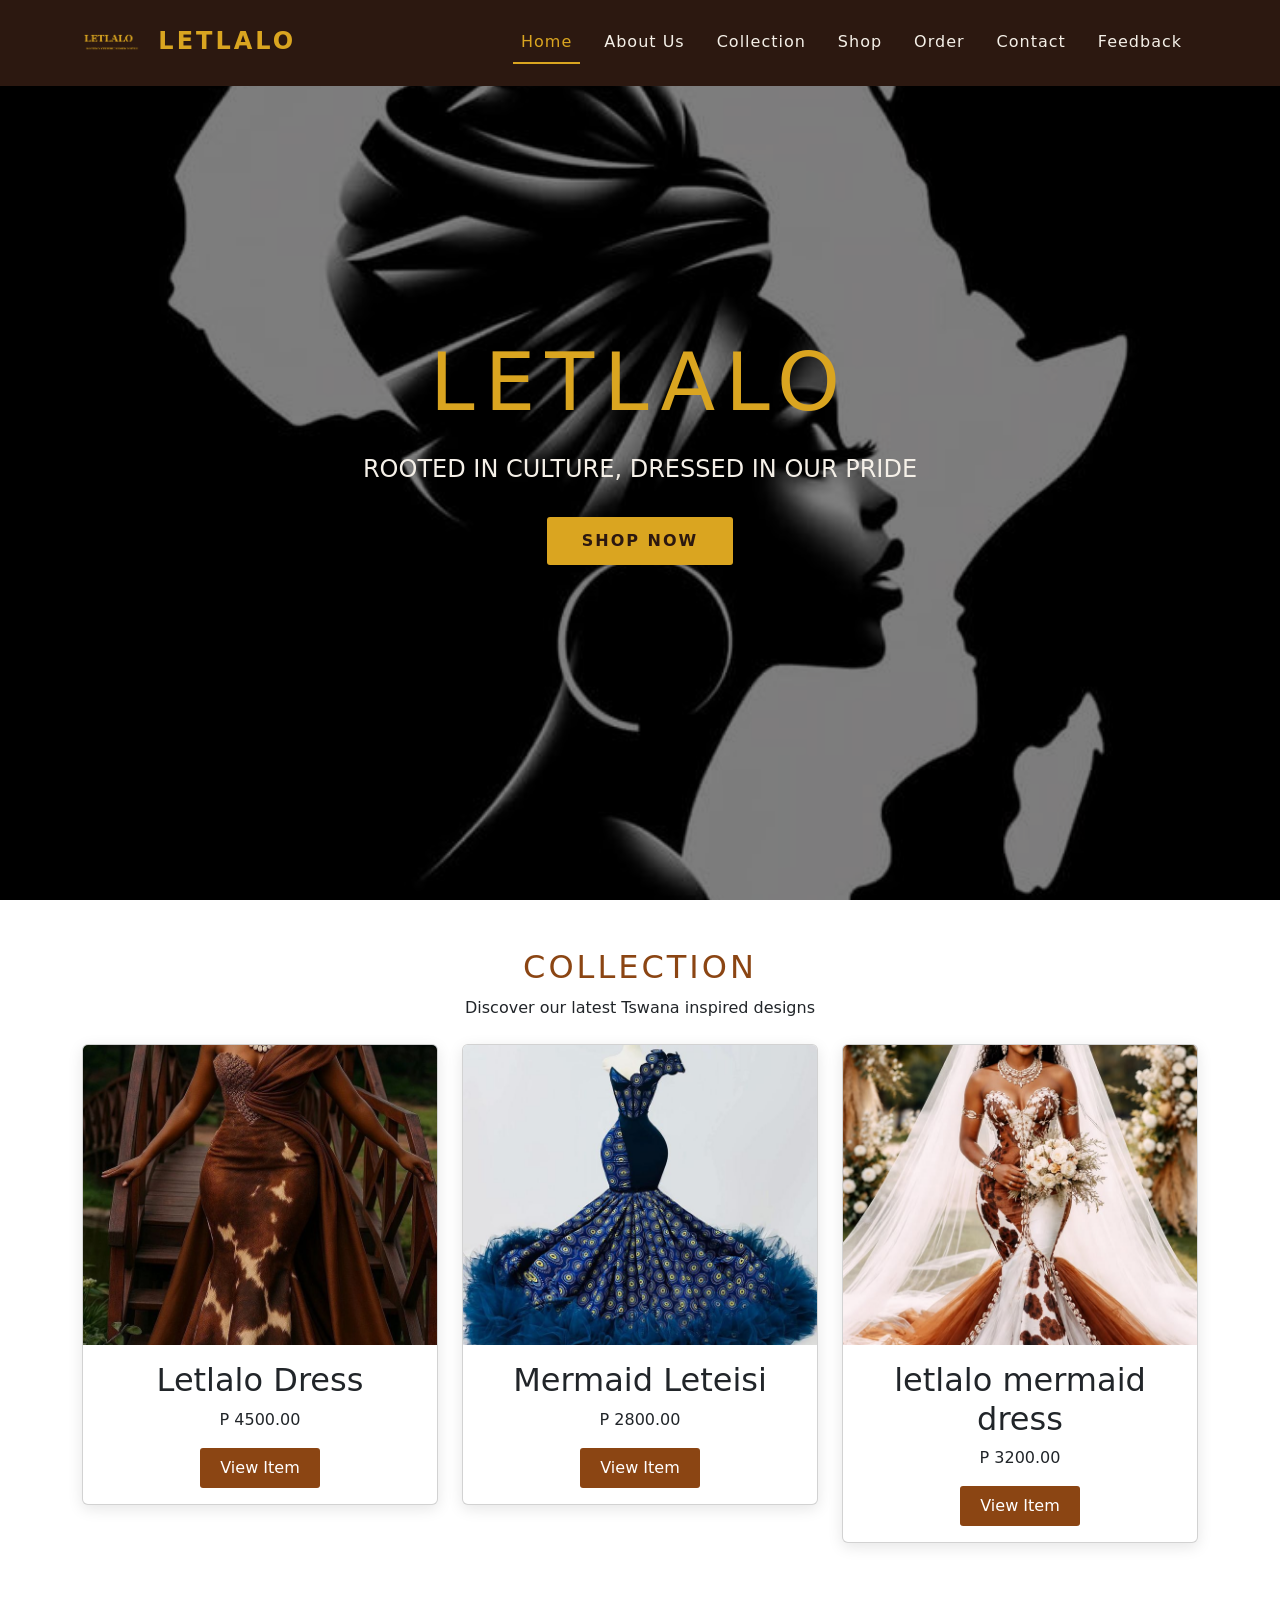
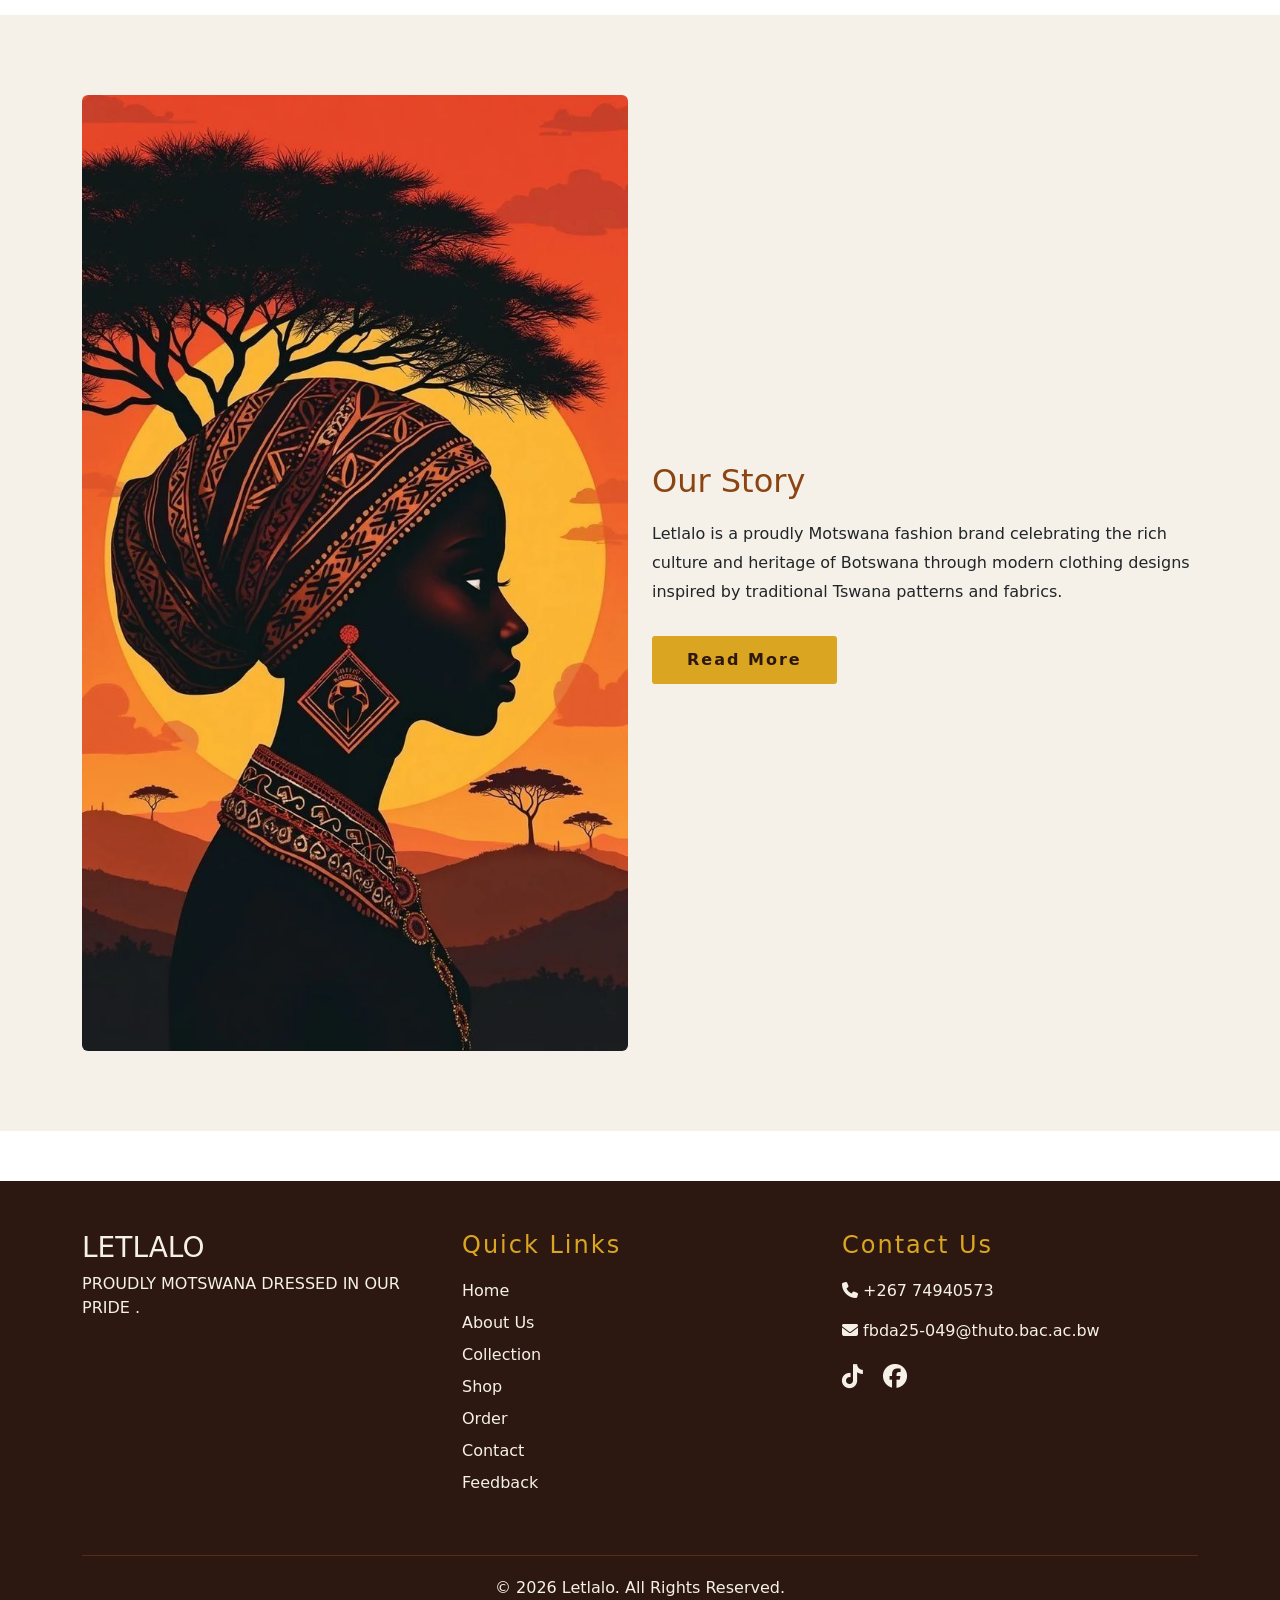
<file: index.html>
<!DOCTYPE html>
<html lang="en">
<head>
    <meta charset="UTF-8">
    <meta name="viewport" content="width=device-width, initial-scale=1.0">
    <title>Letlalo | Tswana Fashion Brand</title>
    <link rel="stylesheet" href="css/style.css">
    <link href="https://cdn.jsdelivr.net/npm/bootstrap@5.3.0/dist/css/bootstrap.min.css" rel="stylesheet">
    <link rel="stylesheet" href="https://cdnjs.cloudflare.com/ajax/libs/font-awesome/6.4.0/css/all.min.css">
</head>
<body>

    <nav class="navbar navbar-expand-lg navbar-dark fixed-top">
        <div class="container">
            <a class="navbar-brand" href="index.html">
                <img src="images/letlalo-logo.png" alt="Letlalo Logo" height="60">
                <span>LETLALO</span>
            </a>
            <button class="navbar-toggler" type="button" data-bs-toggle="collapse" data-bs-target="#navMenu">
                <span class="navbar-toggler-icon"></span>
            </button>
            <div class="collapse navbar-collapse" id="navMenu">
                <ul class="navbar-nav ms-auto">
                    <li class="nav-item"><a class="nav-link active" href="index.html">Home</a></li>
                    <li class="nav-item"><a class="nav-link" href="about.html">About Us</a></li>
                    <li class="nav-item"><a class="nav-link" href="collection.html">Collection</a></li>
                    <li class="nav-item"><a class="nav-link" href="shop.html">Shop</a></li>
                    <li class="nav-item"><a class="nav-link" href="order.html">Order</a></li>
                    <li class="nav-item"><a class="nav-link" href="contact.html">Contact</a></li>
                    <li class="nav-item"><a class="nav-link" href="feedback.html">Feedback</a></li>
                </ul>
            </div> 
           
            </div>
        </div>
    </nav>

    <section class="hero">
        <div class="hero-content">
            <h1>LETLALO</h1>
            <p>ROOTED IN CULTURE, DRESSED IN OUR PRIDE </p>
            <a href="shop.html" class="btn-hero">SHOP NOW</a>
        </div>
    </section>

    <section class="featured container my-5">
        <h2 class="section-title text-center">COLLECTION</h2>
        <p class="text-center mb-4">Discover our latest Tswana inspired designs</p>
        <div class="row">
            <div class="col-md-4 mb-4">
                <div class="card product-card">
                    <img src="images/collection1.jpg" class="card-img-top" alt="Collection 1">
                    <div class="card-body text-center">
                        <h2 class="card-title">Letlalo Dress</h2>
                        <p class="card-text">P 4500.00</p>
                        <a href="shop.html" class="btn-shop">View Item</a>
                    </div>
                </div>
            </div>
            <div class="col-md-4 mb-4">
                <div class="card product-card">
                    <img src="images/collection2.jpg" class="card-img-top" alt="Collection 2">
                    <div class="card-body text-center">
                        <h2 class="card-title"> Mermaid Leteisi</h2>
                        <p class="card-text">P 2800.00</p>
                        <a href="shop.html" class="btn-shop">View Item</a>
                    </div>
                </div>
            </div>
            <div class="col-md-4 mb-4">
                <div class="card product-card">
                    <img src="images/collection3.jpg" class="card-img-top" alt="Collection 3">
                    <div class="card-body text-center">
                        <h2 class="card-title">letlalo mermaid dress</h2>
                        <p class="card-text">P 3200.00</p>
                        <a href="shop.html" class="btn-shop">View Item</a>
                    </div>
                </div>
            </div>
        </div>
    </section>

    <section class="about-snippet">
        <div class="container">
            <div class="row align-items-center">
                <div class="col-md-6">
                    <img src="images/about.jpg" alt="About Letlalo" class="img-fluid rounded">
                </div>
                <div class="col-md-6">
                    <h2>Our Story</h2>
                    <p>Letlalo is a proudly Motswana fashion brand celebrating the rich culture and heritage of Botswana through modern clothing designs inspired by traditional Tswana patterns and fabrics.</p>
                    <a href="about.html" class="btn-hero">Read More</a>
                </div>
            </div>
        </div>
    </section>

    <footer class="footer">
        <div class="container">
            <div class="row">
                <div class="col-md-4 mb-4">
                    <h3>LETLALO</h3>
                    <p>PROUDLY MOTSWANA DRESSED IN OUR PRIDE .</p>
                </div>
                <div class="col-md-4 mb-4">
                    <h4>Quick Links</h4>
                    <ul class="footer-links">
                        <li><a href="index.html">Home</a></li>
                        <li><a href="about.html">About Us</a></li>
                        <li><a href="collection.html">Collection</a></li>
                        <li><a href="shop.html">Shop</a></li>
                        <li><a href="order.html">Order</a></li>
                        <li><a href="contact.html">Contact</a></li>
                        <li><a href="feedback.html">Feedback</a></li>
                    </ul>
                </div>
                <div class="col-md-4 mb-4">
                    <h4>Contact Us</h4>
                    <p><i class="fas fa-phone"></i> +267 74940573</p>
                    <p><i class="fas fa-envelope"></i> fbda25-049@thuto.bac.ac.bw</p>
                    <div class="social-links mt-3">
                        <a href="https://www.tiktok.com/@preshy7107" target="_blank" class="social-icon"><i class="fab fa-tiktok"></i></a>
                        <a href="https://www.facebook.com/PreciousPhelelo" target="_blank" class="social-icon"><i class="fab fa-facebook"></i></a>
                    </div>
                </div>
            </div>
            <hr>
            <p class="text-center mb-0">© 2026 Letlalo. All Rights Reserved.</p>
        </div>
    </footer>

    <script src="https://cdn.jsdelivr.net/npm/bootstrap@5.3.0/dist/js/bootstrap.bundle.min.js"></script>
    <script src="js/script.js"></script>
</body>
</html>
</file>
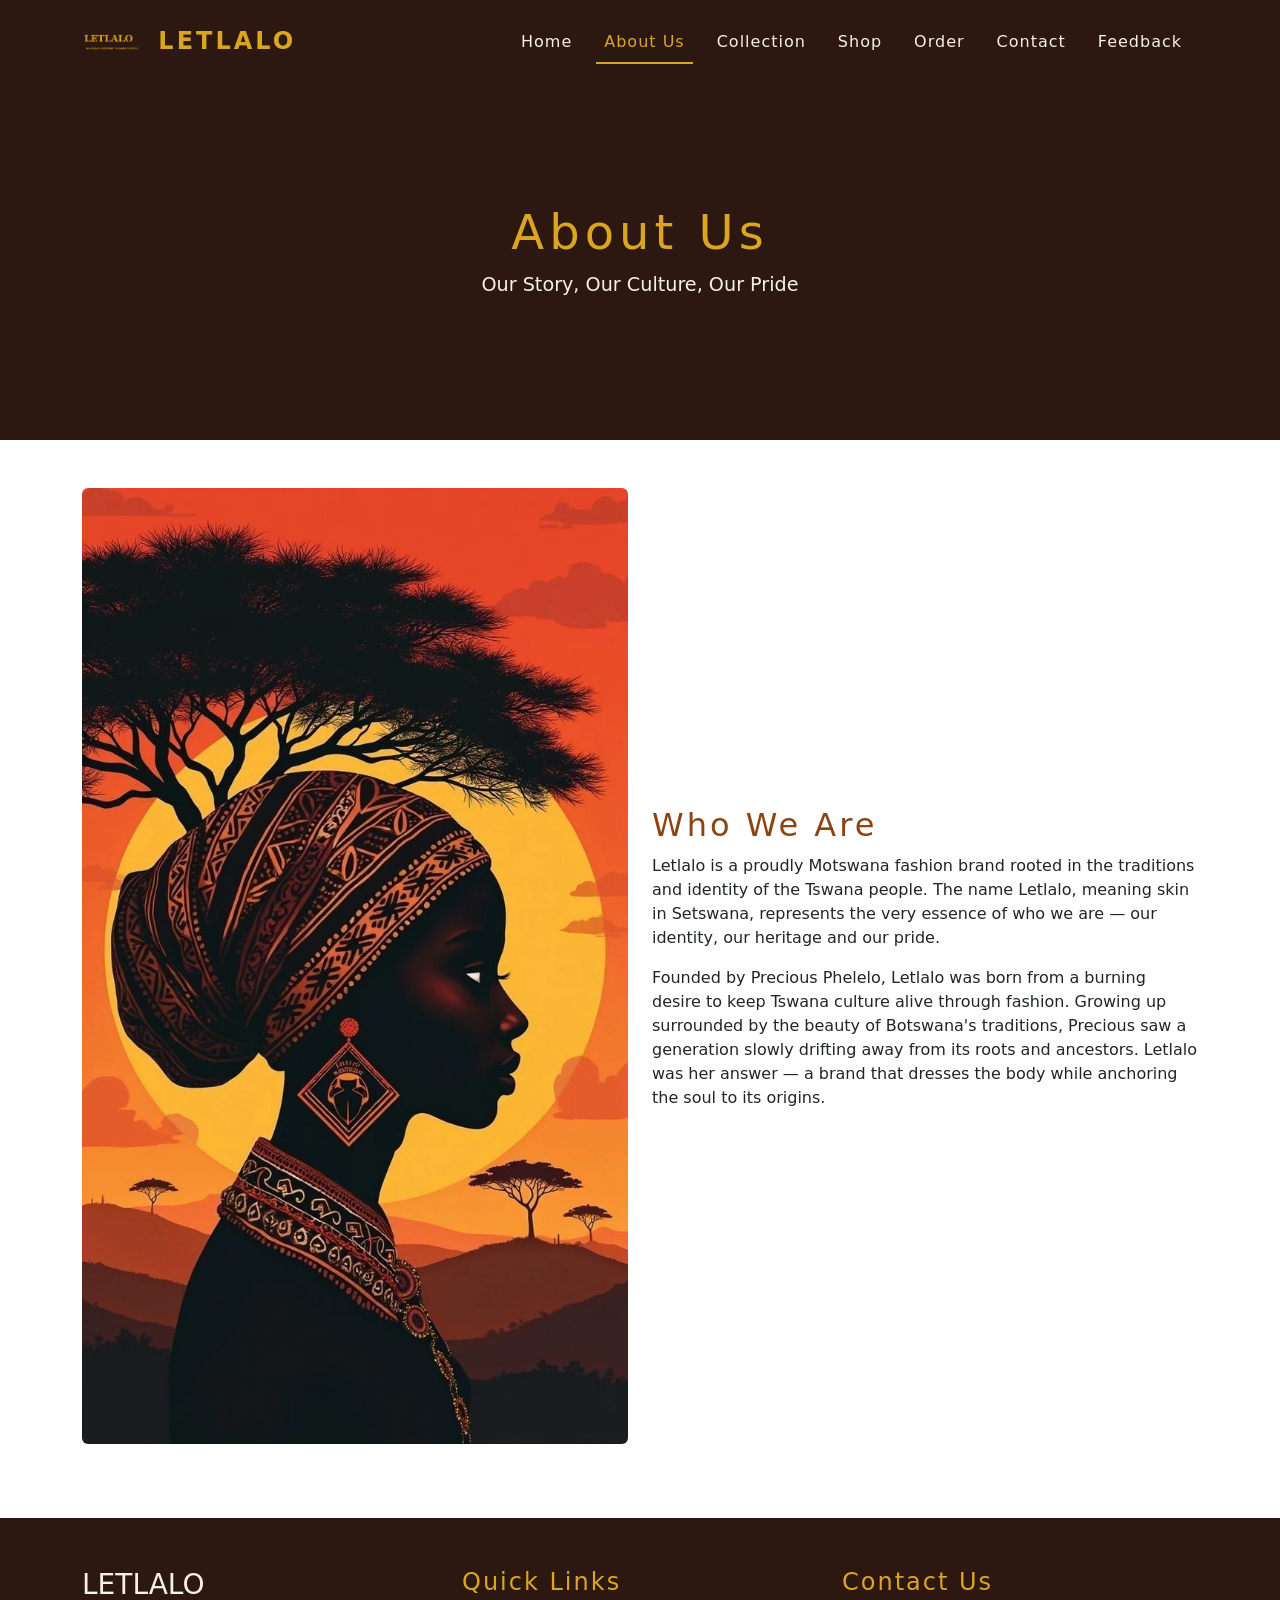
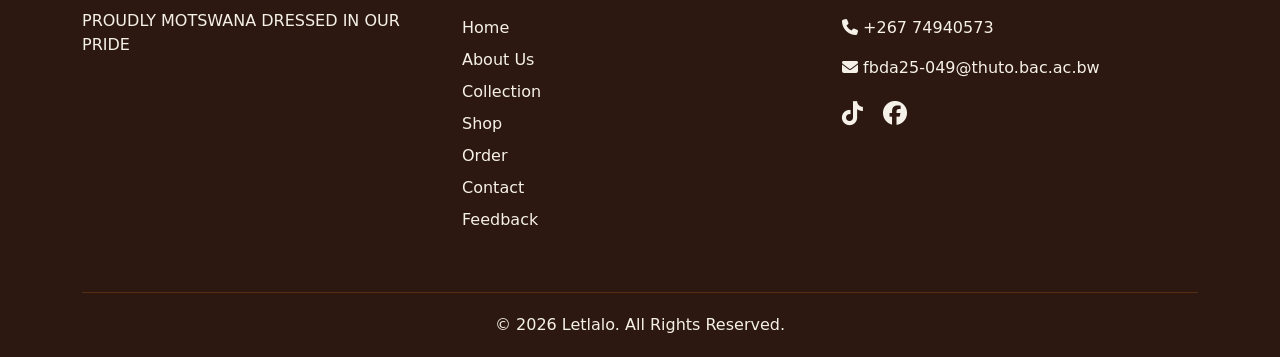
<file: about.html>
<!DOCTYPE html>
<html lang="en">
<head>
    <meta charset="UTF-8">
    <meta name="viewport" content="width=device-width, initial-scale=1.0">
    <title>About Us | Letlalo</title>
    <link rel="stylesheet" href="css/style.css">
    <link href="https://cdn.jsdelivr.net/npm/bootstrap@5.3.0/dist/css/bootstrap.min.css" rel="stylesheet">
    <link rel="stylesheet" href="https://cdnjs.cloudflare.com/ajax/libs/font-awesome/6.4.0/css/all.min.css">
</head>
<body>

    <nav class="navbar navbar-expand-lg navbar-dark fixed-top">
        <div class="container">
            <a class="navbar-brand" href="index.html">
                <img src="images/letlalo-logo.png" alt="Letlalo Logo" height="60">
                <span>LETLALO</span>
            </a>
            <button class="navbar-toggler" type="button" data-bs-toggle="collapse" data-bs-target="#navMenu">
                <span class="navbar-toggler-icon"></span>
            </button>
            <div class="collapse navbar-collapse" id="navMenu">
                <ul class="navbar-nav ms-auto">
                    <li class="nav-item"><a class="nav-link" href="index.html">Home</a></li>
                    <li class="nav-item"><a class="nav-link active" href="about.html">About Us</a></li>
                    <li class="nav-item"><a class="nav-link" href="collection.html">Collection</a></li>
                    <li class="nav-item"><a class="nav-link" href="shop.html">Shop</a></li>
                    <li class="nav-item"><a class="nav-link" href="order.html">Order</a></li>
                    <li class="nav-item"><a class="nav-link" href="contact.html">Contact</a></li>
                    <li class="nav-item"><a class="nav-link" href="feedback.html">Feedback</a></li>
                </ul>
            </div>
        </div>
    </nav>

    <section class="page-banner">
        <div class="page-banner-content">
            <h1>About Us</h1>
            <p>Our Story, Our Culture, Our Pride</p>
        </div>
    </section>

    <section class="about-story container my-5">
        <div class="row align-items-center">
            <div class="col-md-6 mb-4">
                <img src="images/about.jpg" alt="Letlalo Story" class="img-fluid rounded">
            </div>
            <div class="col-md-6 mb-4">
                <h2 class="section-title">Who We Are</h2>
                <p>Letlalo is a proudly Motswana fashion brand rooted in the traditions and identity of the Tswana people. The name Letlalo, meaning skin in Setswana, represents the very essence of who we are — our identity, our heritage and our pride.</p>
                <p>Founded by Precious Phelelo, Letlalo was born from a burning desire to keep Tswana culture alive through fashion. Growing up surrounded by the beauty of Botswana's traditions, Precious saw a generation slowly drifting away from its roots and ancestors. Letlalo was her answer — a brand that dresses the body while anchoring the soul to its origins.</p>
            </div>
        </div>
    </section>

    <footer class="footer">
        <div class="container">
            <div class="row">
                <div class="col-md-4 mb-4">
                    <h3>LETLALO</h3>
                    <p>PROUDLY MOTSWANA DRESSED IN OUR PRIDE</p>
                </div>
                <div class="col-md-4 mb-4">
                    <h4>Quick Links</h4>
                    <ul class="footer-links">
                        <li><a href="index.html">Home</a></li>
                        <li><a href="about.html">About Us</a></li>
                        <li><a href="collection.html">Collection</a></li>
                        <li><a href="shop.html">Shop</a></li>
                        <li><a href="order.html">Order</a></li>
                        <li><a href="contact.html">Contact</a></li>
                        <li><a href="feedback.html">Feedback</a></li>
                    </ul>
                </div>
                <div class="col-md-4 mb-4">
                    <h4>Contact Us</h4>
                    <p><i class="fas fa-phone"></i> +267 74940573</p>
                    <p><i class="fas fa-envelope"></i> fbda25-049@thuto.bac.ac.bw</p>
                    <div class="social-links mt-3">
                        <a href="https://www.tiktok.com/@preshy7107" target="_blank" class="social-icon"><i class="fab fa-tiktok"></i></a>
                        <a href="https://www.facebook.com/PreciousPhelelo" target="_blank" class="social-icon"><i class="fab fa-facebook"></i></a>
                    </div>
                </div>
            </div>
            <hr>
            <p class="text-center mb-0">© 2026 Letlalo. All Rights Reserved.</p>
        </div>
    </footer>

    <script src="https://cdn.jsdelivr.net/npm/bootstrap@5.3.0/dist/js/bootstrap.bundle.min.js"></script>
    <script src="js/script.js"></script>
</body>
</html>
</file>
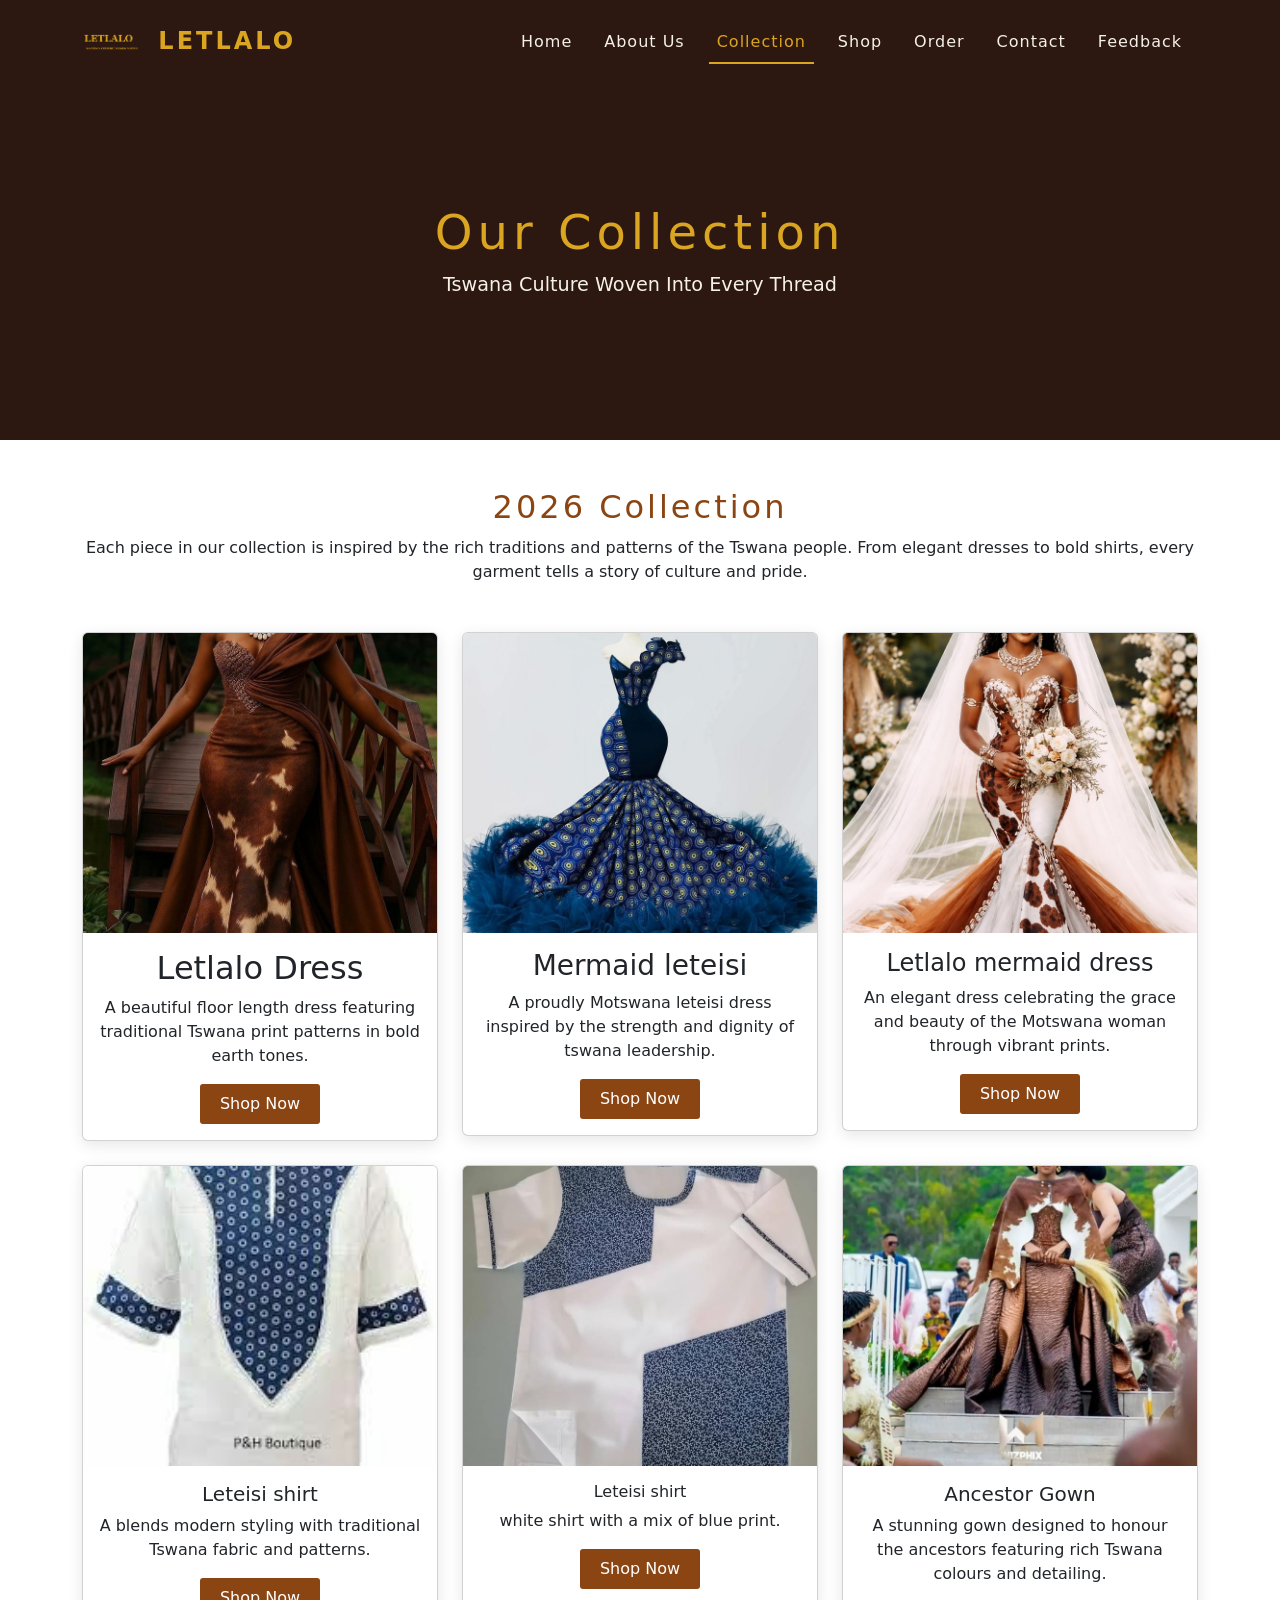
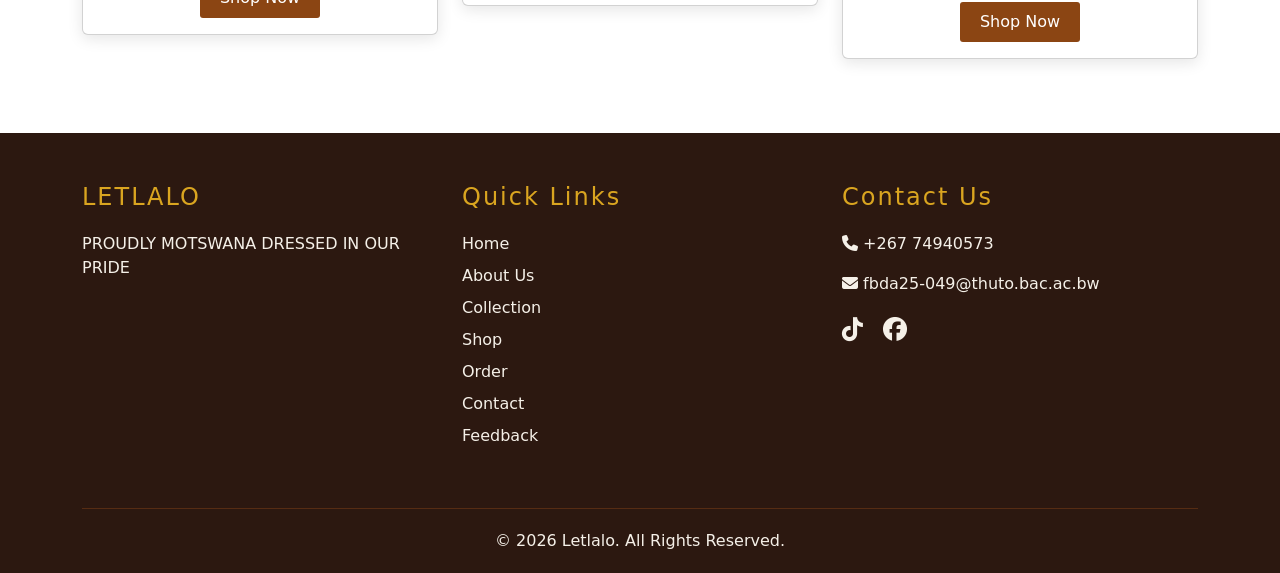
<file: collection.html>
<!DOCTYPE html>
<html lang="en">
<head>
    <meta charset="UTF-8">
    <meta name="viewport" content="width=device-width, initial-scale=1.0">
    <title>Collection | Letlalo</title>
    <link rel="stylesheet" href="css/style.css">
    <link href="https://cdn.jsdelivr.net/npm/bootstrap@5.3.0/dist/css/bootstrap.min.css" rel="stylesheet">
    <link rel="stylesheet" href="https://cdnjs.cloudflare.com/ajax/libs/font-awesome/6.4.0/css/all.min.css">
</head>
<body>

    <nav class="navbar navbar-expand-lg navbar-dark fixed-top">
        <div class="container">
            <a class="navbar-brand" href="index.html">
                <img src="images/letlalo-logo.png" alt="Letlalo Logo" height="60">
                <span>LETLALO</span>
            </a>
            <button class="navbar-toggler" type="button" data-bs-toggle="collapse" data-bs-target="#navMenu">
                <span class="navbar-toggler-icon"></span>
            </button>
            <div class="collapse navbar-collapse" id="navMenu">
                <ul class="navbar-nav ms-auto">
                    <li class="nav-item"><a class="nav-link" href="index.html">Home</a></li>
                    <li class="nav-item"><a class="nav-link" href="about.html">About Us</a></li>
                    <li class="nav-item"><a class="nav-link active" href="collection.html">Collection</a></li>
                    <li class="nav-item"><a class="nav-link" href="shop.html">Shop</a></li>
                    <li class="nav-item"><a class="nav-link" href="order.html">Order</a></li>
                    <li class="nav-item"><a class="nav-link" href="contact.html">Contact</a></li>
                    <li class="nav-item"><a class="nav-link" href="feedback.html">Feedback</a></li>
                </ul>
            </div>
        </div>
    </nav>

    <section class="page-banner">
        <div class="page-banner-content">
            <h1>Our Collection</h1>
            <p>Tswana Culture Woven Into Every Thread</p>
        </div>
    </section>

    <section class="collection-intro container my-5 text-center">
        <h2 class="section-title">2026 Collection</h2>
        <p>Each piece in our collection is inspired by the rich traditions and patterns of the Tswana people. From elegant dresses to bold shirts, every garment tells a story of culture and pride.</p>
    </section>

    <section class="collection-grid container mb-5">
        <div class="row">
            <div class="col-md-4 mb-4">
                <div class="card product-card">
                    <img src="images/collection1.jpg" class="card-img-top" alt="Setswana Dress">
                    <div class="card-body text-center">
                        <h2 class="card-title">Letlalo Dress</h2>
                        <p class="card-text">A beautiful floor length dress featuring traditional Tswana print patterns in bold earth tones.</p>
                        <a href="shop.html" class="btn-shop">Shop Now</a>
                    </div>
                </div>
            </div>
            <div class="col-md-4 mb-4">
                <div class="card product-card">
                    <img src="images/collection2.jpg" class="card-img-top" alt="Kgosi Shirt">
                    <div class="card-body text-center">
                        <h3 class="card-title">Mermaid leteisi</h3>
                        <p class="card-text">A proudly Motswana leteisi dress inspired by the strength and dignity of tswana leadership.</p>
                        <a href="shop.html" class="btn-shop">Shop Now</a>
                    </div>
                </div>
            </div>
            <div class="col-md-4 mb-4">
                <div class="card product-card">
                    <img src="images/collection3.jpg" class="card-img-top" alt="Mosadi Skirt">
                    <div class="card-body text-center">
                        <h4 class="card-title">Letlalo mermaid dress</h4>
                        <p class="card-text">An elegant dress celebrating the grace and beauty of the Motswana woman through vibrant prints.</p>
                        <a href="shop.html" class="btn-shop">Shop Now</a>
                    </div>
                </div>
            </div>
            <div class="col-md-4 mb-4">
                <div class="card product-card">
                    <img src="images/collection4.jpg" class="card-img-top" alt="Tswana Wrap">
                    <div class="card-body text-center">
                        <h5 class="card-title">Leteisi shirt</h5>
                        <p class="card-text">A  blends modern styling with traditional Tswana fabric and patterns.</p>
                        <a href="shop.html" class="btn-shop">Shop Now</a>
                    </div>
                </div>
            </div>
            <div class="col-md-4 mb-4">
                <div class="card product-card">
                    <img src="images/collection5.jpg" class="card-img-top" alt="Heritage Jacket">
                    <div class="card-body text-center">
                        <h6 class="card-title">Leteisi shirt</h6>
                        <p class="card-text">white shirt with a mix of blue print.</p>
                        <a href="shop.html" class="btn-shop">Shop Now</a>
                    </div>
                </div>
            </div>
            <div class="col-md-4 mb-4">
                <div class="card product-card">
                    <img src="images/collection6.jpg" class="card-img-top" alt="Ancestor Gown">
                    <div class="card-body text-center">
                        <h5 class="card-title">Ancestor Gown</h5>
                        <p class="card-text">A stunning gown designed to honour the ancestors featuring rich Tswana colours and detailing.</p>
                        <a href="shop.html" class="btn-shop">Shop Now</a>
                    </div>
                </div>
            </div>
        </div>
    </section>

    <footer class="footer">
        <div class="container">
            <div class="row">
                <div class="col-md-4 mb-4">
                    <h4>LETLALO</h4>
                    <p>PROUDLY MOTSWANA DRESSED IN OUR PRIDE</p>
                </div>
                <div class="col-md-4 mb-4">
                    <h4>Quick Links</h4>
                    <ul class="footer-links">
                        <li><a href="index.html">Home</a></li>
                        <li><a href="about.html">About Us</a></li>
                        <li><a href="collection.html">Collection</a></li>
                        <li><a href="shop.html">Shop</a></li>
                        <li><a href="order.html">Order</a></li>
                        <li><a href="contact.html">Contact</a></li>
                        <li><a href="feedback.html">Feedback</a></li>
                    </ul>
                </div>
                <div class="col-md-4 mb-4">
                    <h4>Contact Us</h4>
                    <p><i class="fas fa-phone"></i> +267 74940573</p>
                    <p><i class="fas fa-envelope"></i> fbda25-049@thuto.bac.ac.bw</p>
                    <div class="social-links mt-3">
                        <a href="https://www.tiktok.com/@preshy7107" target="_blank" class="social-icon"><i class="fab fa-tiktok"></i></a>
                        <a href="https://www.facebook.com/PreciousPhelelo" target="_blank" class="social-icon"><i class="fab fa-facebook"></i></a>
                    </div>
                </div>
            </div>
            <hr>
            <p class="text-center mb-0">© 2026 Letlalo. All Rights Reserved.</p>
        </div>
    </footer>

    <script src="https://cdn.jsdelivr.net/npm/bootstrap@5.3.0/dist/js/bootstrap.bundle.min.js"></script>
    <script src="js/script.js"></script>
</body>
</html>
</file>
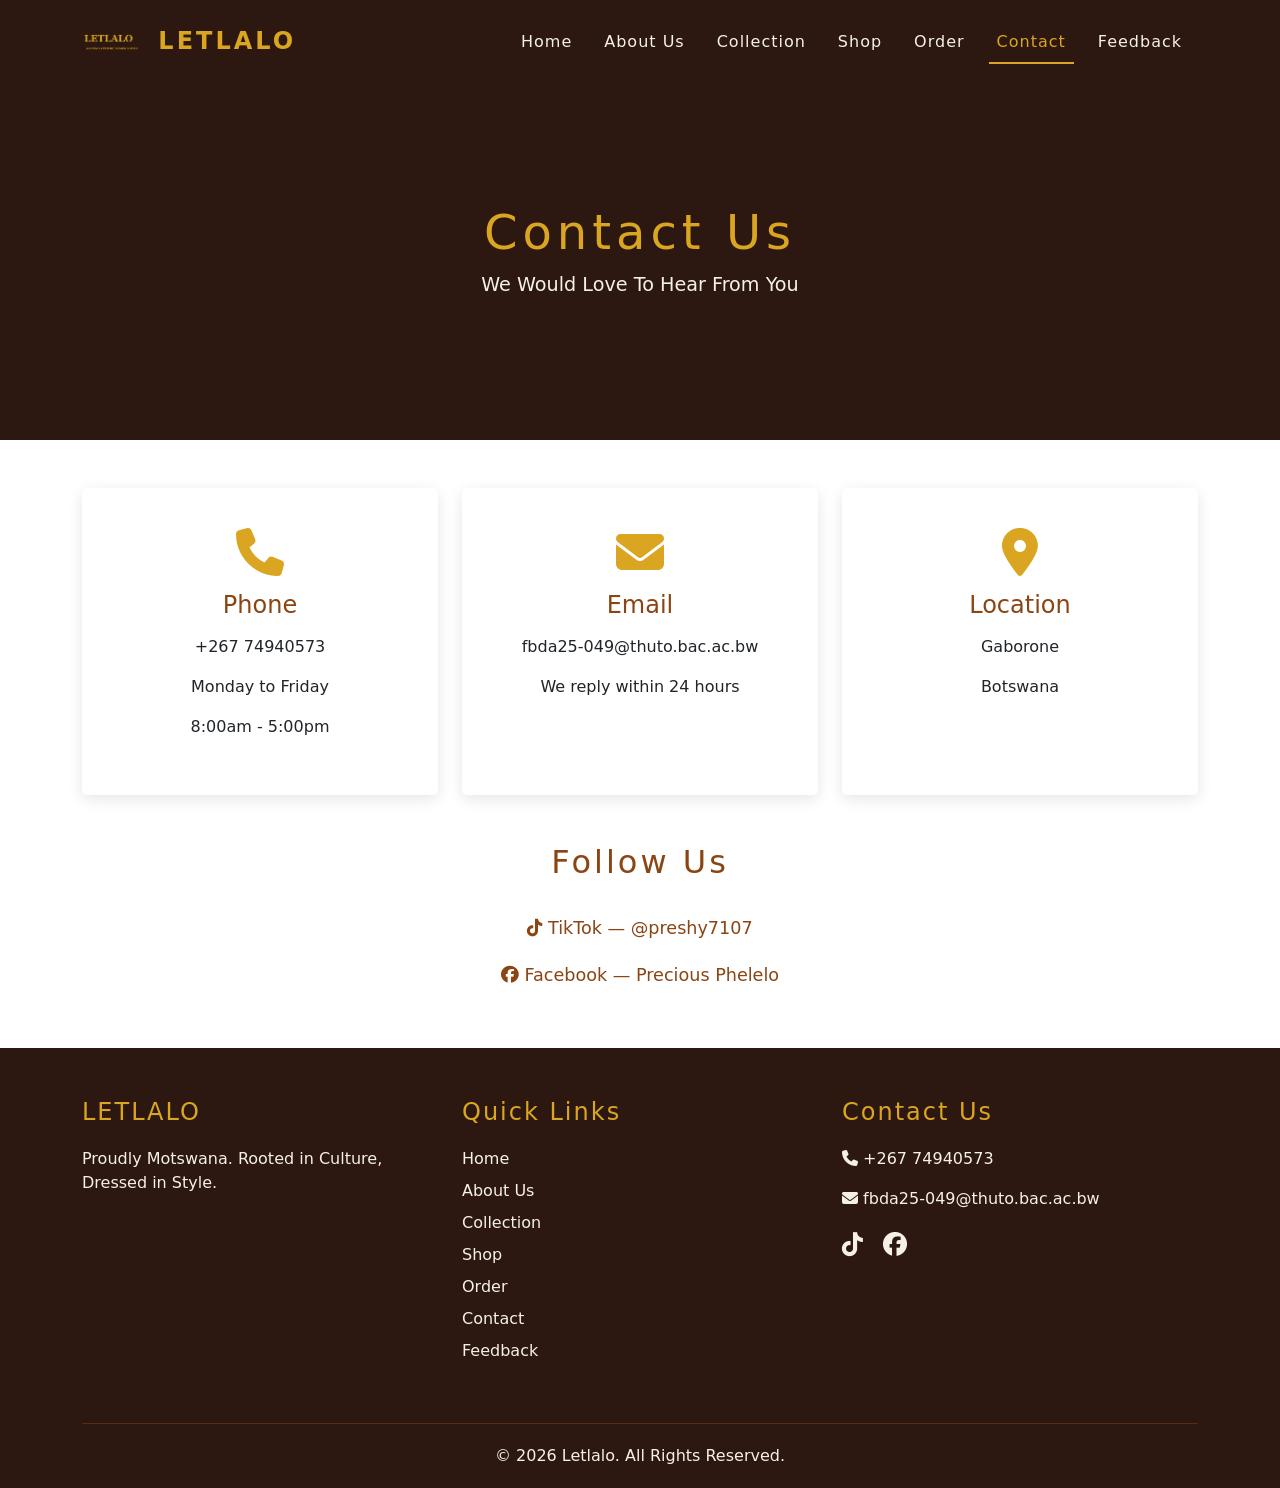
<file: contact.html>
<!DOCTYPE html>
<html lang="en">
<head>
    <meta charset="UTF-8">
    <meta name="viewport" content="width=device-width, initial-scale=1.0">
    <title>Contact | Letlalo</title>
    <link rel="stylesheet" href="css/style.css">
    <link href="https://cdn.jsdelivr.net/npm/bootstrap@5.3.0/dist/css/bootstrap.min.css" rel="stylesheet">
    <link rel="stylesheet" href="https://cdnjs.cloudflare.com/ajax/libs/font-awesome/6.4.0/css/all.min.css">
</head>
<body>

    <nav class="navbar navbar-expand-lg navbar-dark fixed-top">
        <div class="container">
            <a class="navbar-brand" href="index.html">
                <img src="images/letlalo-logo.png" alt="Letlalo Logo" height="60">
                <span>LETLALO</span>
            </a>
            <button class="navbar-toggler" type="button" data-bs-toggle="collapse" data-bs-target="#navMenu">
                <span class="navbar-toggler-icon"></span>
            </button>
            <div class="collapse navbar-collapse" id="navMenu">
                <ul class="navbar-nav ms-auto">
                    <li class="nav-item"><a class="nav-link" href="index.html">Home</a></li>
                    <li class="nav-item"><a class="nav-link" href="about.html">About Us</a></li>
                    <li class="nav-item"><a class="nav-link" href="collection.html">Collection</a></li>
                    <li class="nav-item"><a class="nav-link" href="shop.html">Shop</a></li>
                    <li class="nav-item"><a class="nav-link" href="order.html">Order</a></li>
                    <li class="nav-item"><a class="nav-link active" href="contact.html">Contact</a></li>
                    <li class="nav-item"><a class="nav-link" href="feedback.html">Feedback</a></li>
                </ul>
            </div>
        </div>
    </nav>

    <section class="page-banner">
        <div class="page-banner-content">
            <h1>Contact Us</h1>
            <p>We Would Love To Hear From You</p>
        </div>
    </section>

    <section class="container my-5">
        <div class="row justify-content-center">
            <div class="col-md-4 mb-4">
                <div class="contact-card text-center">
                    <i class="fas fa-phone contact-icon"></i>
                    <h4>Phone</h4>
                    <p>+267 74940573</p>
                    <p>Monday to Friday</p>
                    <p>8:00am - 5:00pm</p>
                </div>
            </div>
            <div class="col-md-4 mb-4">
                <div class="contact-card text-center">
                    <i class="fas fa-envelope contact-icon"></i>
                    <h4>Email</h4>
                    <p>fbda25-049@thuto.bac.ac.bw</p>
                    <p>We reply within 24 hours</p>
                </div>
            </div>
            <div class="col-md-4 mb-4">
                <div class="contact-card text-center">
                    <i class="fas fa-map-marker-alt contact-icon"></i>
                    <h4>Location</h4>
                    <p>Gaborone</p>
                    <p>Botswana</p>
                </div>
            </div>
        </div>
        <div class="row justify-content-center mt-4">
            <div class="col-md-6 text-center">
                <h4 class="section-title mb-4">Follow Us</h4>
                <a href="https://www.tiktok.com/@preshy7107" target="_blank" class="social-contact">
                    <i class="fab fa-tiktok"></i> TikTok — @preshy7107
                </a>
                <br>
                <a href="https://www.facebook.com/PreciousPhelelo" target="_blank" class="social-contact">
                    <i class="fab fa-facebook"></i> Facebook — Precious Phelelo
                </a>
            </div>
        </div>
    </section>

    <footer class="footer">
        <div class="container">
            <div class="row">
                <div class="col-md-4 mb-4">
                    <h4>LETLALO</h4>
                    <p>Proudly Motswana. Rooted in Culture, Dressed in Style.</p>
                </div>
                <div class="col-md-4 mb-4">
                    <h4>Quick Links</h4>
                    <ul class="footer-links">
                        <li><a href="index.html">Home</a></li>
                        <li><a href="about.html">About Us</a></li>
                        <li><a href="collection.html">Collection</a></li>
                        <li><a href="shop.html">Shop</a></li>
                        <li><a href="order.html">Order</a></li>
                        <li><a href="contact.html">Contact</a></li>
                        <li><a href="feedback.html">Feedback</a></li>
                    </ul>
                </div>
                <div class="col-md-4 mb-4">
                    <h4>Contact Us</h4>
                    <p><i class="fas fa-phone"></i> +267 74940573</p>
                    <p><i class="fas fa-envelope"></i> fbda25-049@thuto.bac.ac.bw</p>
                    <div class="social-links mt-3">
                        <a href="https://www.tiktok.com/@preshy7107" target="_blank" class="social-icon"><i class="fab fa-tiktok"></i></a>
                        <a href="https://www.facebook.com/PreciousPhelelo" target="_blank" class="social-icon"><i class="fab fa-facebook"></i></a>
                    </div>
                </div>
            </div>
            <hr>
            <p class="text-center mb-0">© 2026 Letlalo. All Rights Reserved.</p>
        </div>
    </footer>

    <script src="https://cdn.jsdelivr.net/npm/bootstrap@5.3.0/dist/js/bootstrap.bundle.min.js"></script>
    <script src="js/script.js"></script>
</body>
</html>
</file>
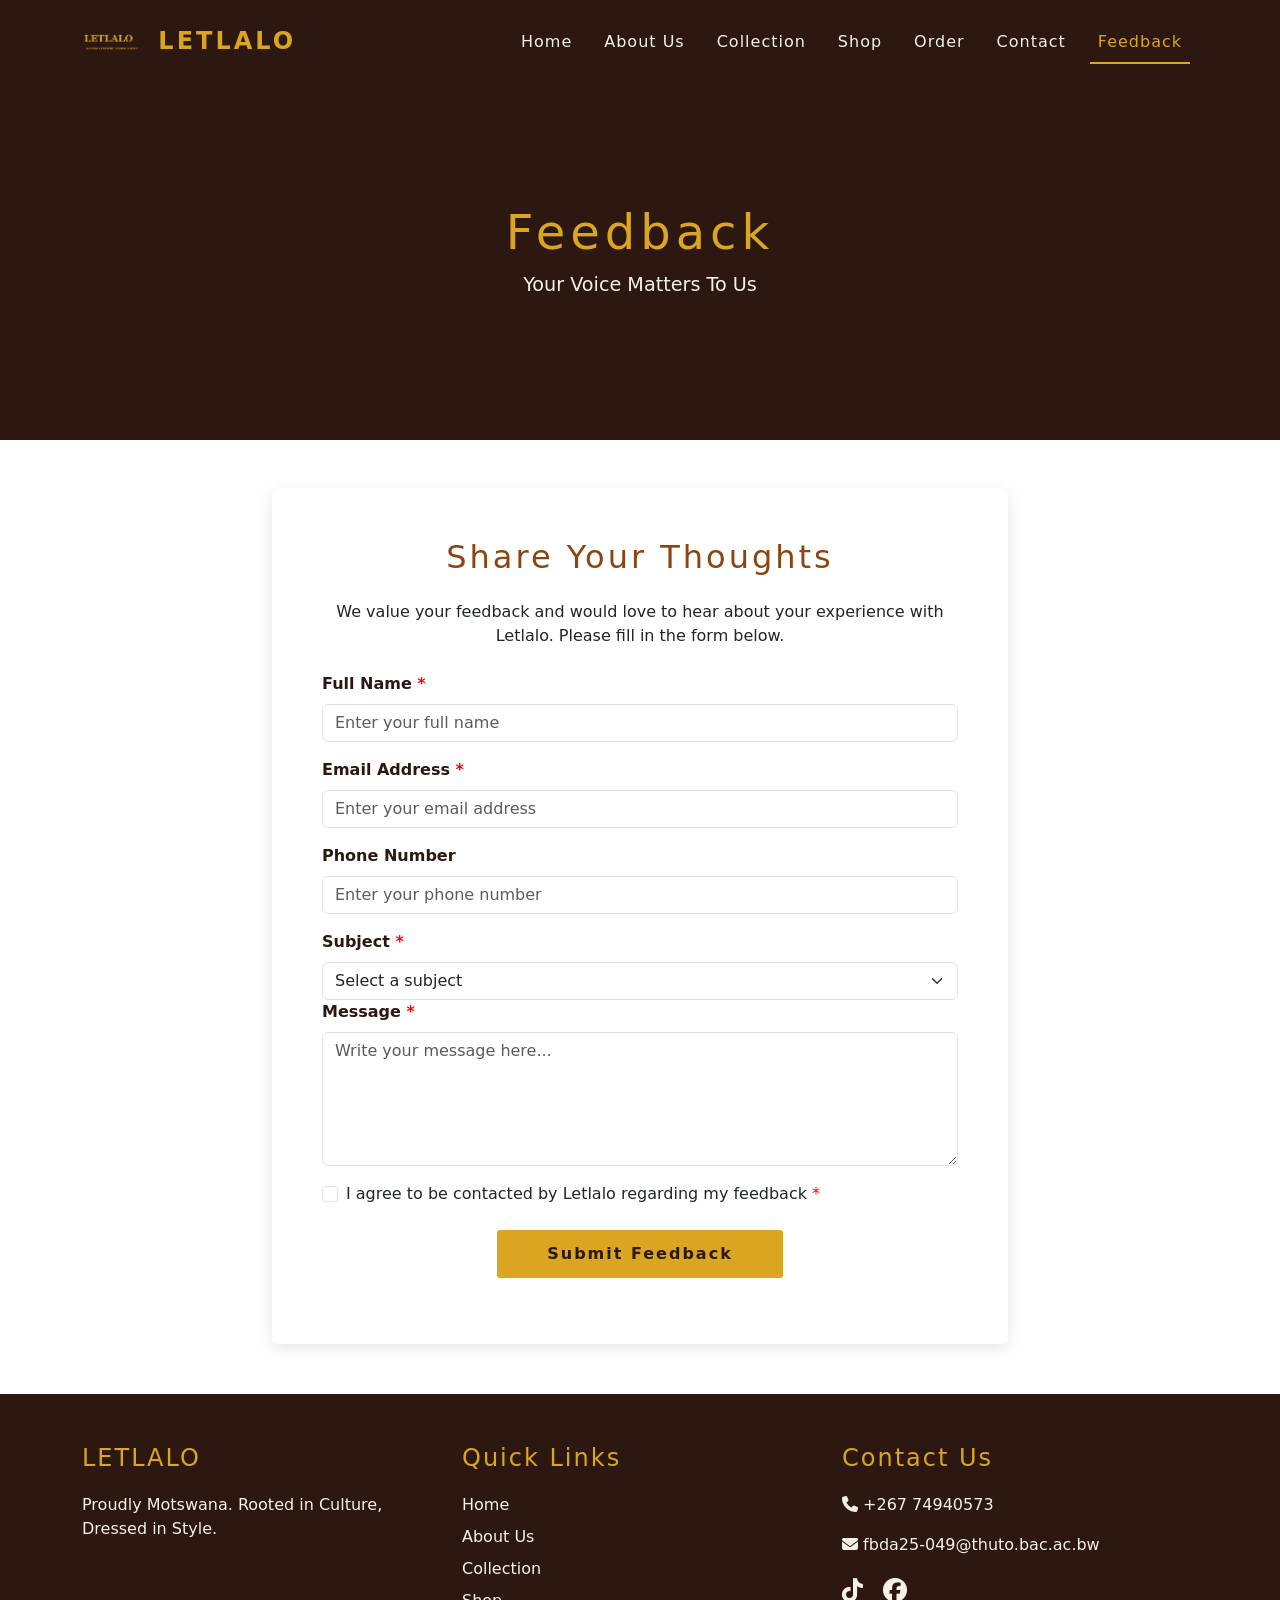
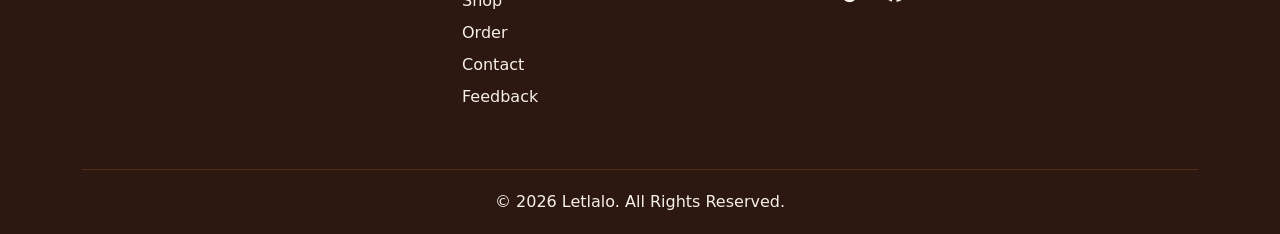
<file: feedback.html>
<!DOCTYPE html>
<html lang="en">
<head>
    <meta charset="UTF-8">
    <meta name="viewport" content="width=device-width, initial-scale=1.0">
    <title>Feedback | Letlalo</title>
    <link rel="stylesheet" href="css/style.css">
    <link href="https://cdn.jsdelivr.net/npm/bootstrap@5.3.0/dist/css/bootstrap.min.css" rel="stylesheet">
    <link rel="stylesheet" href="https://cdnjs.cloudflare.com/ajax/libs/font-awesome/6.4.0/css/all.min.css">
</head>
<body>

    <nav class="navbar navbar-expand-lg navbar-dark fixed-top">
        <div class="container">
            <a class="navbar-brand" href="index.html">
                <img src="images/letlalo-logo.png" alt="Letlalo Logo" height="60">
                <span>LETLALO</span>
            </a>
            <button class="navbar-toggler" type="button" data-bs-toggle="collapse" data-bs-target="#navMenu">
                <span class="navbar-toggler-icon"></span>
            </button>
            <div class="collapse navbar-collapse" id="navMenu">
                <ul class="navbar-nav ms-auto">
                    <li class="nav-item"><a class="nav-link" href="index.html">Home</a></li>
                    <li class="nav-item"><a class="nav-link" href="about.html">About Us</a></li>
                    <li class="nav-item"><a class="nav-link" href="collection.html">Collection</a></li>
                    <li class="nav-item"><a class="nav-link" href="shop.html">Shop</a></li>
                    <li class="nav-item"><a class="nav-link" href="order.html">Order</a></li>
                    <li class="nav-item"><a class="nav-link" href="contact.html">Contact</a></li>
                    <li class="nav-item"><a class="nav-link active" href="feedback.html">Feedback</a></li>
                </ul>
            </div>
        </div>
    </nav>

    <section class="page-banner">
        <div class="page-banner-content">
            <h1>Feedback</h1>
            <p>Your Voice Matters To Us</p>
        </div>
    </section>

    <section class="container my-5">
        <div class="row justify-content-center">
            <div class="col-md-8">
                <div class="feedback-form-card">
                    <h2 class="section-title text-center mb-4">Share Your Thoughts</h2>
                    <p class="text-center mb-4">We value your feedback and would love to hear about your experience with Letlalo. Please fill in the form below.</p>

                    <form id="feedbackForm" novalidate>

                        <div class="mb-3">
                            <label for="fullname" class="form-label">Full Name <span class="required">*</span></label>
                            <input type="text" class="form-control" id="fullname" name="fullname" placeholder="Enter your full name" required minlength="3">
                            <div class="invalid-feedback">Please enter your full name.</div>
                        </div>

                        <div class="mb-3">
                            <label for="email" class="form-label">Email Address <span class="required">*</span></label>
                            <input type="email" class="form-control" id="email" name="email" placeholder="Enter your email address" required>
                            <div class="invalid-feedback">Please enter a valid email address.</div>
                        </div>

                        <div class="mb-3">
                            <label for="phone" class="form-label">Phone Number</label>
                            <input type="tel" class="form-control" id="phone" name="phone" placeholder="Enter your phone number">
                        </div>

                        <div class="mb-3">
                            <label for="subject" class="form-label">Subject <span class="required">*</span></label>
                            <select class="form-select" id="subject" name="subject" required>
                                <option value="">Select a subject</option>
                                <option value="product">Product Enquiry</option>
                                <option value="feedback">General Feedback</option>
                                <option value="complaint">Complaint</option>
                                <option value="other">Other</option>
                            </select>
                            <div class="invalid-feedback">Please select a subject.</div>
                      

                        <div class="mb-3">
                            <label for="message" class="form-label">Message <span class="required">*</span></label>
                            <textarea class="form-control" id="message" name="message" rows="5" placeholder="Write your message here..." required minlength="10"></textarea>
                            <div class="invalid-feedback">Please enter a message of at least 10 characters.</div>
                        </div>

                        <div class="mb-4">
                            <div class="form-check">
                                <input class="form-check-input" type="checkbox" id="agree" name="agree" required>
                                <label class="form-check-label" for="agree">
                                    I agree to be contacted by Letlalo regarding my feedback <span class="required">*</span>
                                </label>
                                <div class="invalid-feedback">You must agree before submitting.</div>
                            </div>
                        </div>

                        <div class="text-center">
                            <button type="submit" class="btn-submit">Submit Feedback</button>
                        </div>

                    </form>

                    <div id="successMessage" class="success-message mt-4 text-center" style="display:none;">
                        <i class="fas fa-check-circle"></i>
                        <h4>Thank You!</h4>
                        <p>Your feedback has been received. We will get back to you shortly.</p>
                    </div>

                </div>
            </div>
        </div>
    </section>

    <footer class="footer">
        <div class="container">
            <div class="row">
                <div class="col-md-4 mb-4">
                    <h4>LETLALO</h4>
                    <p>Proudly Motswana. Rooted in Culture, Dressed in Style.</p>
                </div>
                <div class="col-md-4 mb-4">
                    <h4>Quick Links</h4>
                    <ul class="footer-links">
                        <li><a href="index.html">Home</a></li>
                        <li><a href="about.html">About Us</a></li>
                        <li><a href="collection.html">Collection</a></li>
                        <li><a href="shop.html">Shop</a></li>
                        <li><a href="order.html">Order</a></li>
                        <li><a href="contact.html">Contact</a></li>
                        <li><a href="feedback.html">Feedback</a></li>
                    </ul>
                </div>
                <div class="col-md-4 mb-4">
                    <h4>Contact Us</h4>
                    <p><i class="fas fa-phone"></i> +267 74940573</p>
                    <p><i class="fas fa-envelope"></i> fbda25-049@thuto.bac.ac.bw</p>
                    <div class="social-links mt-3">
                        <a href="https://www.tiktok.com/@preshy7107" target="_blank" class="social-icon"><i class="fab fa-tiktok"></i></a>
                        <a href="https://www.facebook.com/PreciousPhelelo" target="_blank" class="social-icon"><i class="fab fa-facebook"></i></a>
                    </div>
                </div>
            </div>
            <hr>
            <p class="text-center mb-0">© 2026 Letlalo. All Rights Reserved.</p>
        </div>
    </footer>

    <script src="https://cdn.jsdelivr.net/npm/bootstrap@5.3.0/dist/js/bootstrap.bundle.min.js"></script>
    <script src="js/script.js"></script>
</body>
</html>
</file>
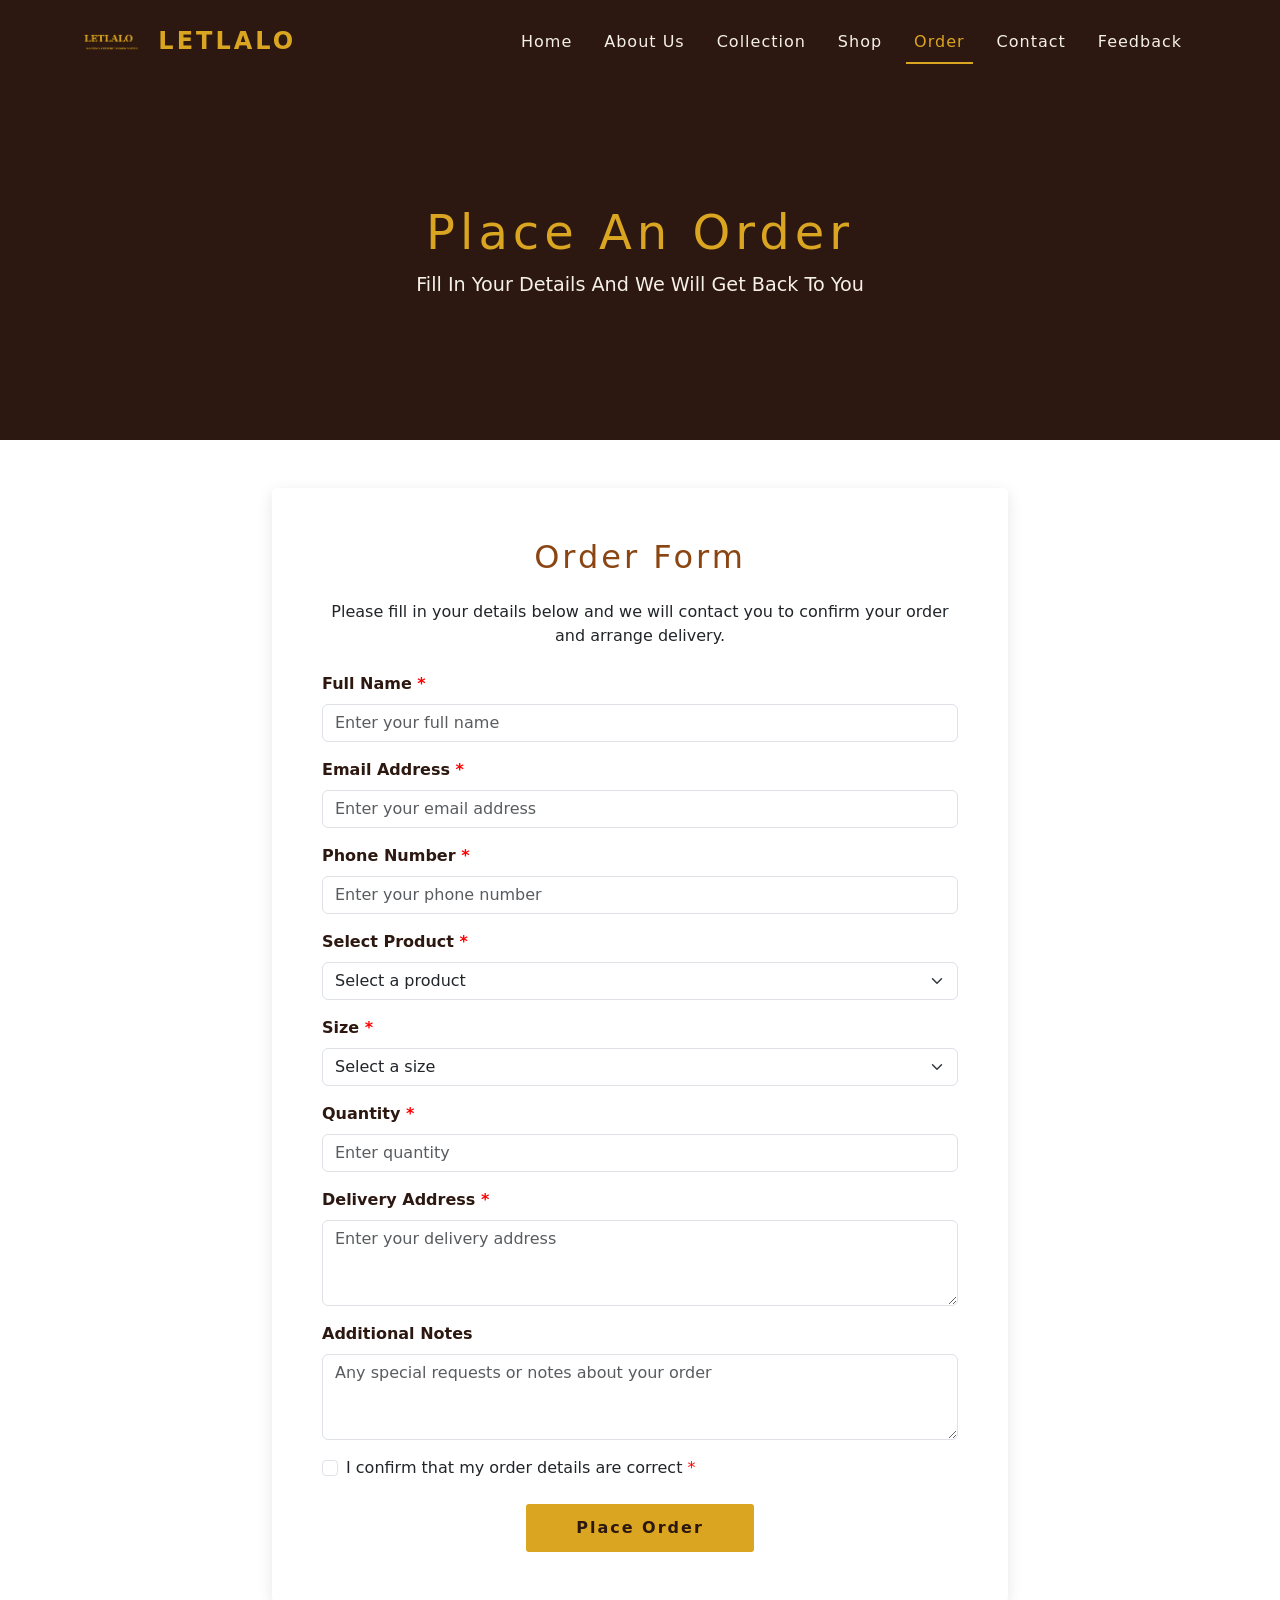
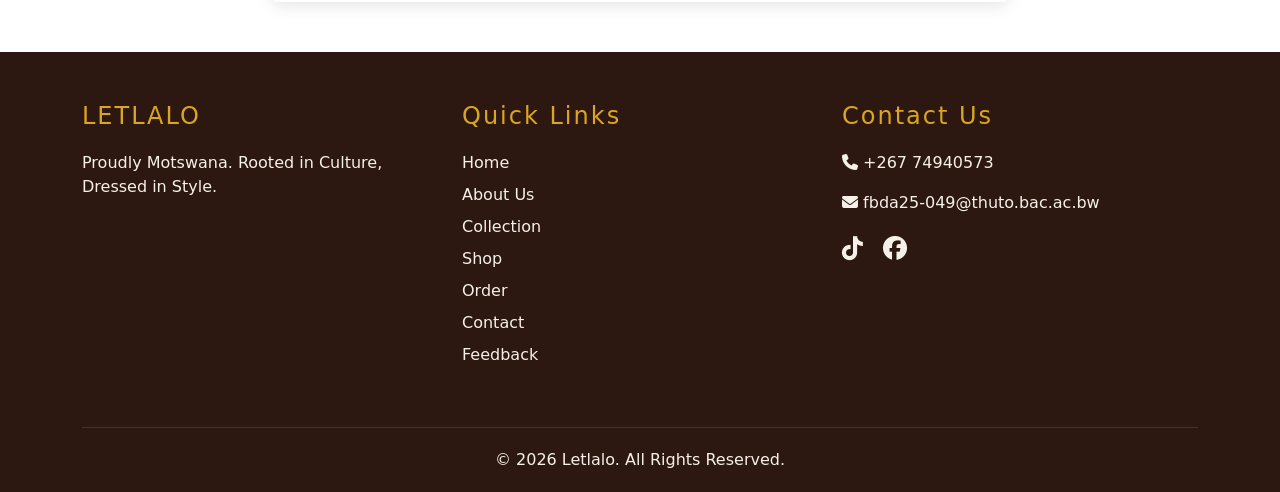
<file: order.html>
<!DOCTYPE html>
<html lang="en">
<head>
    <meta charset="UTF-8">
    <meta name="viewport" content="width=device-width, initial-scale=1.0">
    <title>Order | Letlalo</title>
    <link rel="stylesheet" href="css/style.css">
    <link href="https://cdn.jsdelivr.net/npm/bootstrap@5.3.0/dist/css/bootstrap.min.css" rel="stylesheet">
    <link rel="stylesheet" href="https://cdnjs.cloudflare.com/ajax/libs/font-awesome/6.4.0/css/all.min.css">
</head>
<body>

    <nav class="navbar navbar-expand-lg navbar-dark fixed-top">
        <div class="container">
            <a class="navbar-brand" href="index.html">
                <img src="images/letlalo-logo.png" alt="Letlalo Logo" height="60">
                <span>LETLALO</span>
            </a>
            <button class="navbar-toggler" type="button" data-bs-toggle="collapse" data-bs-target="#navMenu">
                <span class="navbar-toggler-icon"></span>
            </button>
            <div class="collapse navbar-collapse" id="navMenu">
                <ul class="navbar-nav ms-auto">
                    <li class="nav-item"><a class="nav-link" href="index.html">Home</a></li>
                    <li class="nav-item"><a class="nav-link" href="about.html">About Us</a></li>
                    <li class="nav-item"><a class="nav-link" href="collection.html">Collection</a></li>
                    <li class="nav-item"><a class="nav-link" href="shop.html">Shop</a></li>
                    <li class="nav-item"><a class="nav-link active" href="order.html">Order</a></li>
                    <li class="nav-item"><a class="nav-link" href="contact.html">Contact</a></li>
                    <li class="nav-item"><a class="nav-link" href="feedback.html">Feedback</a></li>
                </ul>
            </div>
        </div>
    </nav>

    <section class="page-banner">
        <div class="page-banner-content">
            <h1>Place An Order</h1>
            <p>Fill In Your Details And We Will Get Back To You</p>
        </div>
    </section>

    <section class="container my-5">
        <div class="row justify-content-center">
            <div class="col-md-8">
                <div class="feedback-form-card">
                    <h2 class="section-title text-center mb-4">Order Form</h2>
                    <p class="text-center mb-4">Please fill in your details below and we will contact you to confirm your order and arrange delivery.</p>

                    <form id="orderForm" novalidate>

                        <div class="mb-3">
                            <label for="fullname" class="form-label">Full Name <span class="required">*</span></label>
                            <input type="text" class="form-control" id="fullname" name="fullname" placeholder="Enter your full name" required minlength="3">
                            <div class="invalid-feedback">Please enter your full name.</div>
                        </div>

                        <div class="mb-3">
                            <label for="email" class="form-label">Email Address <span class="required">*</span></label>
                            <input type="email" class="form-control" id="email" name="email" placeholder="Enter your email address" required>
                            <div class="invalid-feedback">Please enter a valid email address.</div>
                        </div>

                        <div class="mb-3">
                            <label for="phone" class="form-label">Phone Number <span class="required">*</span></label>
                            <input type="tel" class="form-control" id="phone" name="phone" placeholder="Enter your phone number" required>
                            <div class="invalid-feedback">Please enter your phone number.</div>
                        </div>

                        <div class="mb-3">
                            <label for="product" class="form-label">Select Product <span class="required">*</span></label>
                            <select class="form-select" id="product" name="product" required>
                                <option value="">Select a product</option>
                                <option value="mermaid-letlalo">Mermaid Letlalo — P4500.00</option>
                                <option value="mermaid-leteisi">Mermaid leteisi — P2800.00</option>
                                <option value="letlalo-mermaid-dress">Letlalo mermaid dress — P3200.00</option>
                                <option value="leteisi-shirt">Leteisi shirt — P380.00</option>
                                <option value="leteisi-shirt">Leteisi shirt — P520.00</option>
                                <option value="ancestor-gown">Ancestor Gown — P6500.00</option>
                            </select>
                            <div class="invalid-feedback">Please select a product.</div>
                        </div>

                        <div class="mb-3">
                            <label for="size" class="form-label">Size <span class="required">*</span></label>
                            <select class="form-select" id="size" name="size" required>
                                <option value="">Select a size</option>
                                <option value="xs">XS</option>
                                <option value="s">S</option>
                                <option value="m">M</option>
                                <option value="l">L</option>
                                <option value="xl">XL</option>
                            </select>
                            <div class="invalid-feedback">Please select a size.</div>
                        </div>

                        <div class="mb-3">
                            <label for="quantity" class="form-label">Quantity <span class="required">*</span></label>
                            <input type="number" class="form-control" id="quantity" name="quantity" placeholder="Enter quantity" min="1" max="10" required>
                            <div class="invalid-feedback">Please enter a valid quantity between 1 and 10.</div>
                        </div>

                        <div class="mb-3">
                            <label for="address" class="form-label">Delivery Address <span class="required">*</span></label>
                            <textarea class="form-control" id="address" name="address" rows="3" placeholder="Enter your delivery address" required></textarea>
                            <div class="invalid-feedback">Please enter your delivery address.</div>
                        </div>

                        <div class="mb-3">
                            <label for="notes" class="form-label">Additional Notes</label>
                            <textarea class="form-control" id="notes" name="notes" rows="3" placeholder="Any special requests or notes about your order"></textarea>
                        </div>

                        <div class="mb-4">
                            <div class="form-check">
                                <input class="form-check-input" type="checkbox" id="agree" name="agree" required>
                                <label class="form-check-label" for="agree">
                                    I confirm that my order details are correct <span class="required">*</span>
                                </label>
                                <div class="invalid-feedback">You must confirm before submitting.</div>
                            </div>
                        </div>

                        <div class="text-center">
                            <button type="submit" class="btn-submit">Place Order</button>
                        </div>

                    </form>

                    <div id="orderSuccess" class="success-message mt-4 text-center" style="display:none;">
                        <i class="fas fa-check-circle"></i>
                        <h4>Order Received!</h4>
                        <p>Thank you for your order. We will contact you shortly to confirm and arrange delivery.</p>
                        <p>Redirecting you to our feedback page in <span id="countdown">3</span> seconds...</p>
                    </div>

                </div>
            </div>
        </div>
    </section>

    <footer class="footer">
        <div class="container">
            <div class="row">
                <div class="col-md-4 mb-4">
                    <h4>LETLALO</h4>
                    <p>Proudly Motswana. Rooted in Culture, Dressed in Style.</p>
                </div>
                <div class="col-md-4 mb-4">
                    <h4>Quick Links</h4>
                    <ul class="footer-links">
                        <li><a href="index.html">Home</a></li>
                        <li><a href="about.html">About Us</a></li>
                        <li><a href="collection.html">Collection</a></li>
                        <li><a href="shop.html">Shop</a></li>
                        <li><a href="order.html">Order</a></li>
                        <li><a href="contact.html">Contact</a></li>
                        <li><a href="feedback.html">Feedback</a></li>
                    </ul>
                </div>
                <div class="col-md-4 mb-4">
                    <h4>Contact Us</h4>
                    <p><i class="fas fa-phone"></i> +267 74940573</p>
                    <p><i class="fas fa-envelope"></i> fbda25-049@thuto.bac.ac.bw</p>
                    <div class="social-links mt-3">
                        <a href="https://www.tiktok.com/@preshy7107" target="_blank" class="social-icon"><i class="fab fa-tiktok"></i></a>
                        <a href="https://www.facebook.com/PreciousPhelelo" target="_blank" class="social-icon"><i class="fab fa-facebook"></i></a>
                    </div>
                </div>
            </div>
            <hr>
            <p class="text-center mb-0">© 2026 Letlalo. All Rights Reserved.</p>
        </div>
    </footer>

    <script src="https://cdn.jsdelivr.net/npm/bootstrap@5.3.0/dist/js/bootstrap.bundle.min.js"></script>
    <script src="js/script.js"></script>
    <script>
        // After order success shows, redirect to feedback page
        const orderForm = document.getElementById('orderForm');
        if (orderForm) {
            orderForm.addEventListener('submit', function(e) {
                e.preventDefault();
                if (orderForm.checkValidity()) {
                    document.getElementById('orderSuccess').style.display = 'block';
                    orderForm.style.display = 'none';
                    // Countdown and redirect
                    let seconds = 3;
                    const countdownEl = document.getElementById('countdown');
                    const interval = setInterval(function() {
                        seconds--;
                        if (countdownEl) countdownEl.textContent = seconds;
                        if (seconds <= 0) {
                            clearInterval(interval);
                            window.location.href = 'feedback.html';
                        }
                    }, 1000);
                } else {
                    orderForm.classList.add('was-validated');
                }
            });
        }
    </script>
</body>
</html>
</file>
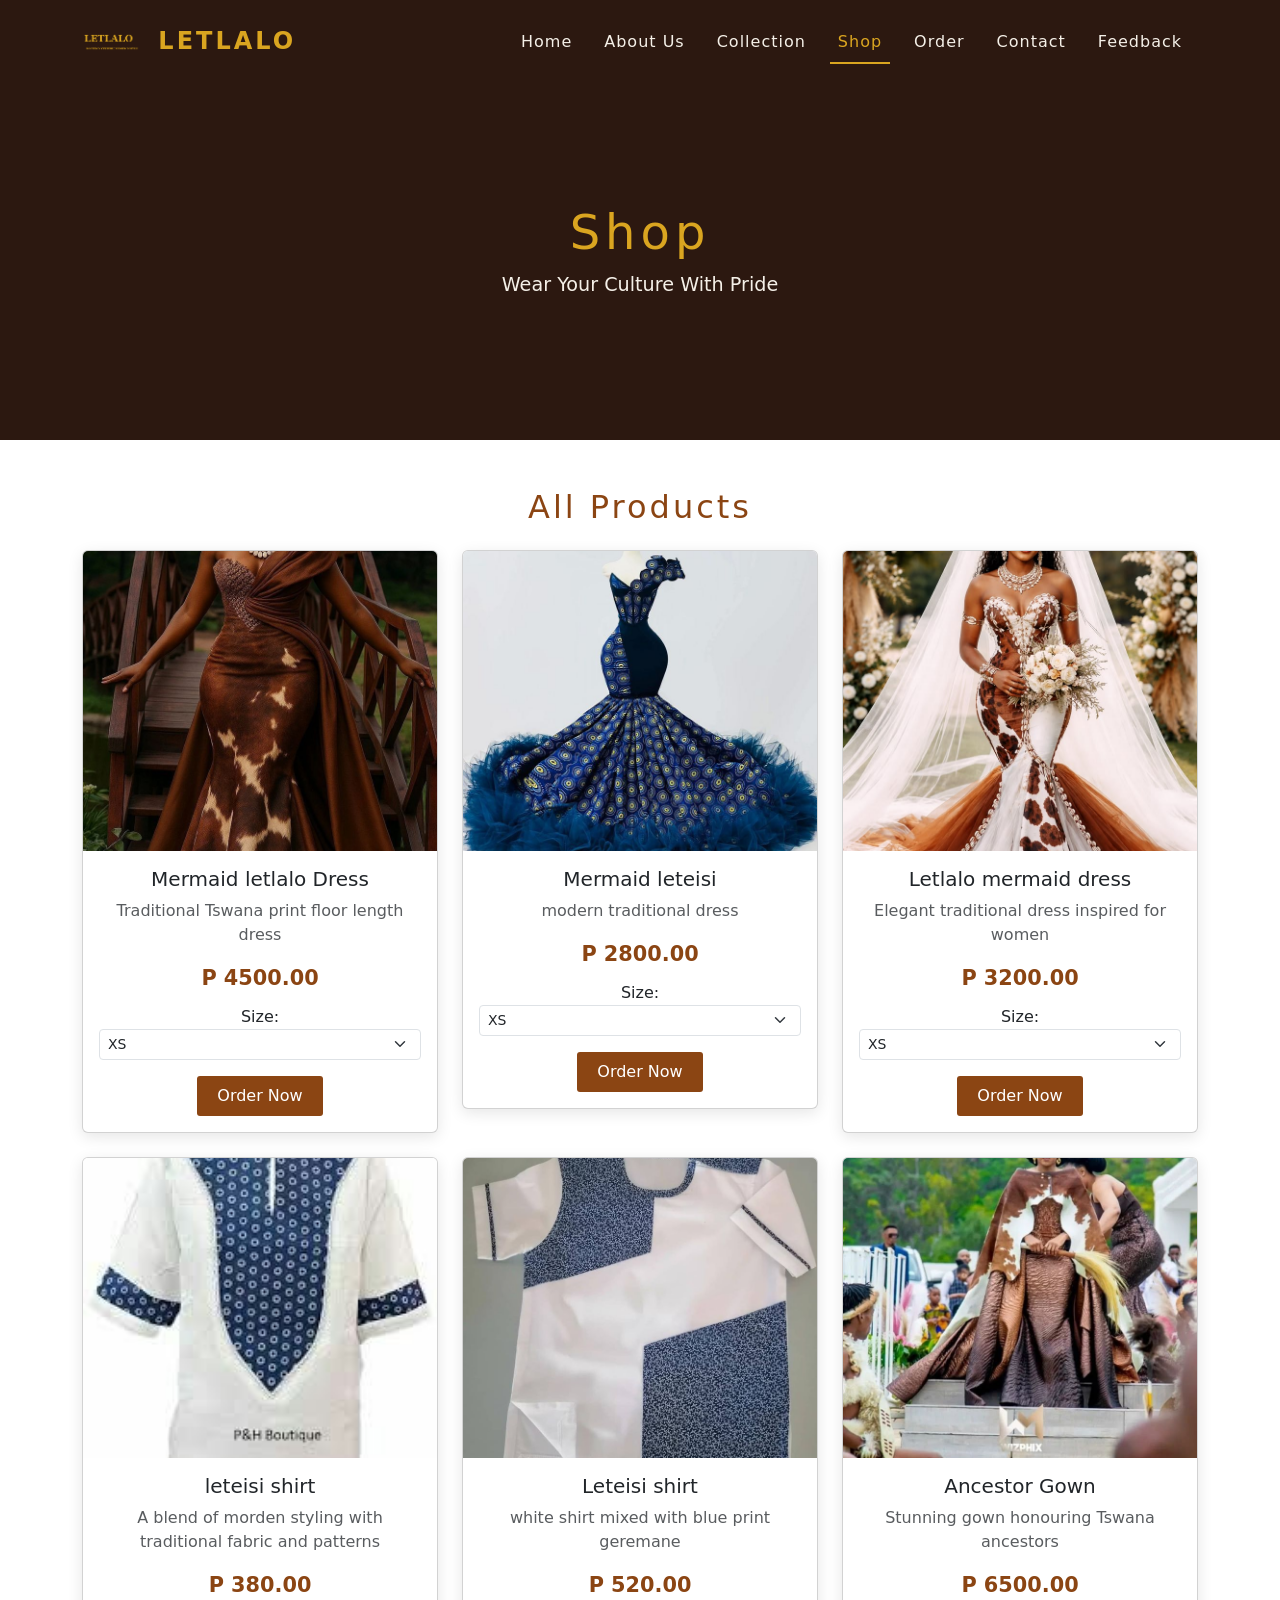
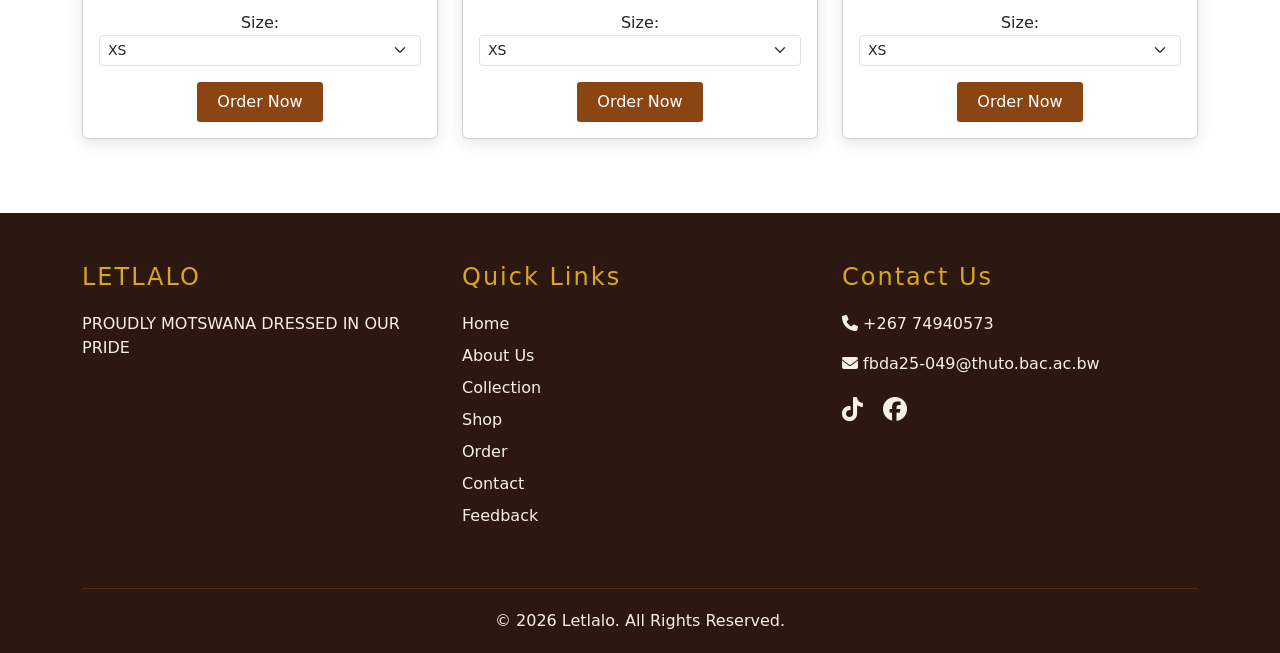
<file: shop.html>
<!DOCTYPE html>
<html lang="en">
<head>
    <meta charset="UTF-8">
    <meta name="viewport" content="width=device-width, initial-scale=1.0">
    <title>Shop | Letlalo</title>
    <link rel="stylesheet" href="css/style.css">
    <link href="https://cdn.jsdelivr.net/npm/bootstrap@5.3.0/dist/css/bootstrap.min.css" rel="stylesheet">
    <link rel="stylesheet" href="https://cdnjs.cloudflare.com/ajax/libs/font-awesome/6.4.0/css/all.min.css">
</head>
<body>

    <nav class="navbar navbar-expand-lg navbar-dark fixed-top">
        <div class="container">
            <a class="navbar-brand" href="index.html">
                <img src="images/letlalo-logo.png" alt="Letlalo Logo" height="60">
                <span>LETLALO</span>
            </a>
            <button class="navbar-toggler" type="button" data-bs-toggle="collapse" data-bs-target="#navMenu">
                <span class="navbar-toggler-icon"></span>
            </button>
            <div class="collapse navbar-collapse" id="navMenu">
                <ul class="navbar-nav ms-auto">
                    <li class="nav-item"><a class="nav-link" href="index.html">Home</a></li>
                    <li class="nav-item"><a class="nav-link" href="about.html">About Us</a></li>
                    <li class="nav-item"><a class="nav-link" href="collection.html">Collection</a></li>
                    <li class="nav-item"><a class="nav-link active" href="shop.html">Shop</a></li>
                    <li class="nav-item"><a class="nav-link" href="order.html">Order</a></li>
                    <li class="nav-item"><a class="nav-link" href="contact.html">Contact</a></li>
                    <li class="nav-item"><a class="nav-link" href="feedback.html">Feedback</a></li>
                </ul>
            </div>
        </div>
    </nav>

    <section class="page-banner">
        <div class="page-banner-content">
            <h1>Shop</h1>
            <p>Wear Your Culture With Pride</p>
        </div>
    </section>

    <section class="container my-5">
        <h2 class="section-title text-center mb-4">All Products</h2>
        <div class="row">
            <div class="col-md-4 mb-4">
                <div class="card product-card">
                    <img src="images/collection1.jpg" class="card-img-top" alt="Setswana Dress">
                    <div class="card-body text-center">
                        <h5 class="card-title">Mermaid letlalo  Dress</h5>
                        <p class="card-text text-muted">Traditional Tswana print floor length dress</p>
                        <p class="product-price">P 4500.00</p>
                        <div class="mb-3">
                            <label>Size:</label>
                            <select class="form-select form-select-sm">
                                <option>XS</option>
                                <option>S</option>
                                <option>M</option>
                                <option>L</option>
                                <option>XL</option>
                            </select>
                        </div>
                        <a href="order.html" class="btn-shop">Order Now</a>
                    </div>
                </div>
            </div>
            <div class="col-md-4 mb-4">
                <div class="card product-card">
                    <img src="images/collection2.jpg" class="card-img-top" alt="Kgosi Shirt">
                    <div class="card-body text-center">
                        <h5 class="card-title">Mermaid leteisi</h5>
                        <p class="card-text text-muted">modern traditional dress</p>
                        <p class="product-price">P 2800.00</p>
                        <div class="mb-3">
                            <label>Size:</label>
                            <select class="form-select form-select-sm">
                                <option>XS</option>
                                <option>S</option>
                                <option>M</option>
                                <option>L</option>
                                <option>XL</option>
                            </select>
                        </div>
                        <a href="order.html" class="btn-shop">Order Now</a>
                    </div>
                </div>
            </div>
            <div class="col-md-4 mb-4">
                <div class="card product-card">
                    <img src="images/collection3.jpg" class="card-img-top" alt="Mosadi Skirt">
                    <div class="card-body text-center">
                        <h5 class="card-title">Letlalo mermaid dress </h5>
                        <p class="card-text text-muted">Elegant traditional dress inspired for women  </p>
                        <p class="product-price">P 3200.00</p>
                        <div class="mb-3">
                            <label>Size:</label>
                            <select class="form-select form-select-sm">
                                <option>XS</option>
                                <option>S</option>
                                <option>M</option>
                                <option>L</option>
                                <option>XL</option>
                            </select>
                        </div>
                        <a href="order.html" class="btn-shop">Order Now</a>
                    </div>
                </div>
            </div>
            <div class="col-md-4 mb-4">
                <div class="card product-card">
                    <img src="images/collection4.jpg" class="card-img-top" alt="Tswana Wrap">
                    <div class="card-body text-center">
                        <h5 class="card-title">leteisi shirt</h5>
                        <p class="card-text text-muted">A blend of morden styling with traditional fabric and patterns</p>
                        <p class="product-price">P 380.00</p>
                        <div class="mb-3">
                            <label>Size:</label>
                            <select class="form-select form-select-sm">
                                <option>XS</option>
                                <option>S</option>
                                <option>M</option>
                                <option>L</option>
                                <option>XL</option>
                            </select>
                        </div>
                        <a href="order.html" class="btn-shop">Order Now</a>
                    </div>
                </div>
            </div>
            <div class="col-md-4 mb-4">
                <div class="card product-card">
                    <img src="images/collection5.jpg" class="card-img-top" alt="Heritage Jacket">
                    <div class="card-body text-center">
                        <h5 class="card-title">Leteisi shirt</h5>
                        <p class="card-text text-muted">white shirt mixed with blue print geremane</p>
                        <p class="product-price">P 520.00</p>
                        <div class="mb-3">
                            <label>Size:</label>
                            <select class="form-select form-select-sm">
                                <option>XS</option>
                                <option>S</option>
                                <option>M</option>
                                <option>L</option>
                                <option>XL</option>
                            </select>
                        </div>
                        <a href="order.html" class="btn-shop">Order Now</a>
                    </div>
                </div>
            </div>
            <div class="col-md-4 mb-4">
                <div class="card product-card">
                    <img src="images/collection6.jpg" class="card-img-top" alt="Ancestor Gown">
                    <div class="card-body text-center">
                        <h5 class="card-title">Ancestor Gown</h5>
                        <p class="card-text text-muted">Stunning gown honouring Tswana ancestors</p>
                        <p class="product-price">P 6500.00</p>
                        <div class="mb-3">
                            <label>Size:</label>
                            <select class="form-select form-select-sm">
                                <option>XS</option>
                                <option>S</option>
                                <option>M</option>
                                <option>L</option>
                                <option>XL</option>
                            </select>
                        </div>
                        <a href="order.html" class="btn-shop">Order Now</a>
                    </div>
                </div>
            </div>
        </div>
    </section>

    <footer class="footer">
        <div class="container">
            <div class="row">
                <div class="col-md-4 mb-4">
                    <h4>LETLALO</h4>
                    <p>PROUDLY MOTSWANA DRESSED IN OUR PRIDE</p>
                </div>
                <div class="col-md-4 mb-4">
                    <h4>Quick Links</h4>
                    <ul class="footer-links">
                        <li><a href="index.html">Home</a></li>
                        <li><a href="about.html">About Us</a></li>
                        <li><a href="collection.html">Collection</a></li>
                        <li><a href="shop.html">Shop</a></li>
                        <li><a href="order.html">Order</a></li>
                        <li><a href="contact.html">Contact</a></li>
                        <li><a href="feedback.html">Feedback</a></li>
                    </ul>
                </div>
                <div class="col-md-4 mb-4">
                    <h4>Contact Us</h4>
                    <p><i class="fas fa-phone"></i> +267 74940573</p>
                    <p><i class="fas fa-envelope"></i> fbda25-049@thuto.bac.ac.bw</p>
                    <div class="social-links mt-3">
                        <a href="https://www.tiktok.com/@preshy7107" target="_blank" class="social-icon"><i class="fab fa-tiktok"></i></a>
                        <a href="https://www.facebook.com/PreciousPhelelo" target="_blank" class="social-icon"><i class="fab fa-facebook"></i></a>
                    </div>
                </div>
            </div>
            <hr>
            <p class="text-center mb-0">© 2026 Letlalo. All Rights Reserved.</p>
        </div>
    </footer>

    <script src="https://cdn.jsdelivr.net/npm/bootstrap@5.3.0/dist/js/bootstrap.bundle.min.js"></script>
    <script src="js/script.js"></script>
</body>
</html>
</file>
<file: css/style.css>
:root {
    --primary: #8B4513;
    --secondary: #D2691E;
    --gold: #DAA520;
    --beige: #F5F0E8;
    --dark: #2C1810;
    --light: #FFF8F0;
}

* {
    margin: 0;
    padding: 0;
    box-sizing: border-box;
}

body {
    font-family: 'Georgia', serif;
    background-color: var(--light);
    color: var(--dark);
}

.navbar {
    background-color: var(--dark);
    padding: 15px 0;
}

.navbar-brand span {
    color: var(--gold);
    font-size: 1.5rem;
    font-weight: bold;
    margin-left: 10px;
    letter-spacing: 3px;
}

.nav-link {
    color: var(--beige) !important;
    margin: 0 8px;
    letter-spacing: 1px;
    transition: color 0.3s;
}

.nav-link:hover {
    color: var(--gold) !important;
}

.nav-link.active {
    color: var(--gold) !important;
    border-bottom: 2px solid var(--gold);
}

.hero {
    background-image: url('../images/hero.jpg');
    background-size: cover;
    background-position: center;
    height: 100vh;
    display: flex;
    align-items: center;
    justify-content: center;
    text-align: center;
    position: relative;
}

.hero::before {
    content: '';
    position: absolute;
    top: 0;
    left: 0;
    width: 100%;
    height: 100%;
    background: rgba(0, 0, 0, 0.5);
}

.hero-content {
    position: relative;
    z-index: 1;
    color: white;
}

.hero-content h1 {
    font-size: 5rem;
    letter-spacing: 10px;
    color: var(--gold);
    margin-bottom: 20px;
}

.hero-content p {
    font-size: 1.5rem;
    margin-bottom: 30px;
    color: var(--beige);
}

.page-banner {
    background-color: var(--dark);
    height: 40vh;
    display: flex;
    align-items: center;
    justify-content: center;
    text-align: center;
    margin-top: 80px;
}

.page-banner-content h1 {
    color: var(--gold);
    font-size: 3rem;
    letter-spacing: 5px;
}

.page-banner-content p {
    color: var(--beige);
    font-size: 1.2rem;
    margin-top: 10px;
}

.btn-hero {
    background-color: var(--gold);
    color: var(--dark);
    padding: 12px 35px;
    text-decoration: none;
    font-weight: bold;
    letter-spacing: 2px;
    border-radius: 3px;
    transition: background 0.3s;
    display: inline-block;
}

.btn-hero:hover {
    background-color: var(--secondary);
    color: white;
}

.btn-shop {
    background-color: var(--primary);
    color: white;
    padding: 8px 20px;
    text-decoration: none;
    border-radius: 3px;
    transition: background 0.3s;
    display: inline-block;
}

.btn-shop:hover {
    background-color: var(--dark);
    color: white;
}

.btn-submit {
    background-color: var(--gold);
    color: var(--dark);
    padding: 12px 50px;
    border: none;
    font-weight: bold;
    letter-spacing: 2px;
    border-radius: 3px;
    transition: background 0.3s;
    cursor: pointer;
    font-size: 1rem;
}

.btn-submit:hover {
    background-color: var(--primary);
    color: white;
}

.section-title {
    color: var(--primary);
    font-size: 2rem;
    letter-spacing: 3px;
    margin-bottom: 10px;
}

.product-card {
    border: none;
    box-shadow: 0 4px 15px rgba(0,0,0,0.1);
    transition: transform 0.3s;
    background-color: white;
}

.product-card:hover {
    transform: translateY(-5px);
}

.product-card img {
    height: 300px;
    object-fit: cover;
}

.product-price {
    color: var(--primary);
    font-size: 1.3rem;
    font-weight: bold;
    margin-bottom: 10px;
}

.about-snippet {
    background-color: var(--beige);
    padding: 80px 0;
}

.about-snippet h2 {
    color: var(--primary);
    font-size: 2rem;
    margin-bottom: 20px;
}

.about-snippet p {
    margin-bottom: 30px;
    line-height: 1.8;
}

.founder-title {
    color: var(--secondary);
    font-style: italic;
}

.contact-card {
    padding: 40px 20px;
    background-color: white;
    border-radius: 5px;
    box-shadow: 0 4px 15px rgba(0,0,0,0.1);
    transition: transform 0.3s;
    height: 100%;
}

.contact-card:hover {
    transform: translateY(-5px);
}

.contact-icon {
    font-size: 3rem;
    color: var(--gold);
    margin-bottom: 15px;
    display: block;
}

.contact-card h4 {
    color: var(--primary);
    margin-bottom: 15px;
}

.social-contact {
    display: inline-block;
    color: var(--primary);
    text-decoration: none;
    font-size: 1.1rem;
    margin: 10px 0;
    transition: color 0.3s;
}

.social-contact:hover {
    color: var(--gold);
}

.feedback-form-card {
    background-color: white;
    padding: 50px;
    border-radius: 5px;
    box-shadow: 0 4px 15px rgba(0,0,0,0.1);
}

.form-label {
    color: var(--dark);
    font-weight: bold;
}

.required {
    color: red;
}

.form-control:focus {
    border-color: var(--gold);
    box-shadow: 0 0 0 0.2rem rgba(218,165,32,0.25);
}

.form-select:focus {
    border-color: var(--gold);
    box-shadow: 0 0 0 0.2rem rgba(218,165,32,0.25);
}

.rating-group {
    padding: 10px 0;
    line-height: 2;
}

.rating-group label {
    margin-left: 8px;
    color: var(--secondary);
    cursor: pointer;
}

.success-message {
    background-color: var(--beige);
    padding: 40px;
    border-radius: 5px;
    border: 2px solid var(--gold);
}

.success-message i {
    font-size: 4rem;
    color: var(--gold);
    margin-bottom: 15px;
    display: block;
}

.success-message h4 {
    color: var(--primary);
    margin-bottom: 10px;
}

.footer {
    background-color: var(--dark);
    color: var(--beige);
    padding: 50px 0 20px;
    margin-top: 50px;
}

.footer h4 {
    color: var(--gold);
    letter-spacing: 2px;
    margin-bottom: 20px;
}

.footer-links {
    list-style: none;
    padding: 0;
}

.footer-links li {
    margin-bottom: 8px;
}

.footer-links a {
    color: var(--beige);
    text-decoration: none;
    transition: color 0.3s;
}

.footer-links a:hover {
    color: var(--gold);
}

.social-icon {
    color: var(--beige);
    font-size: 1.5rem;
    margin-right: 15px;
    transition: color 0.3s;
}

.social-icon:hover {
    color: var(--gold);
}

.footer hr {
    border-color: var(--secondary);
    margin: 20px 0;
}

@media (max-width: 768px) {
    .hero-content h1 {
        font-size: 3rem;
    }

    .hero-content p {
        font-size: 1rem;
    }

    .page-banner-content h1 {
        font-size: 2rem;
    }

    .feedback-form-card {
        padding: 25px;
    }

    .section-title {
        font-size: 1.5rem;
    }

    .nav-link {
        margin: 5px 0;
    }
}
</file>
